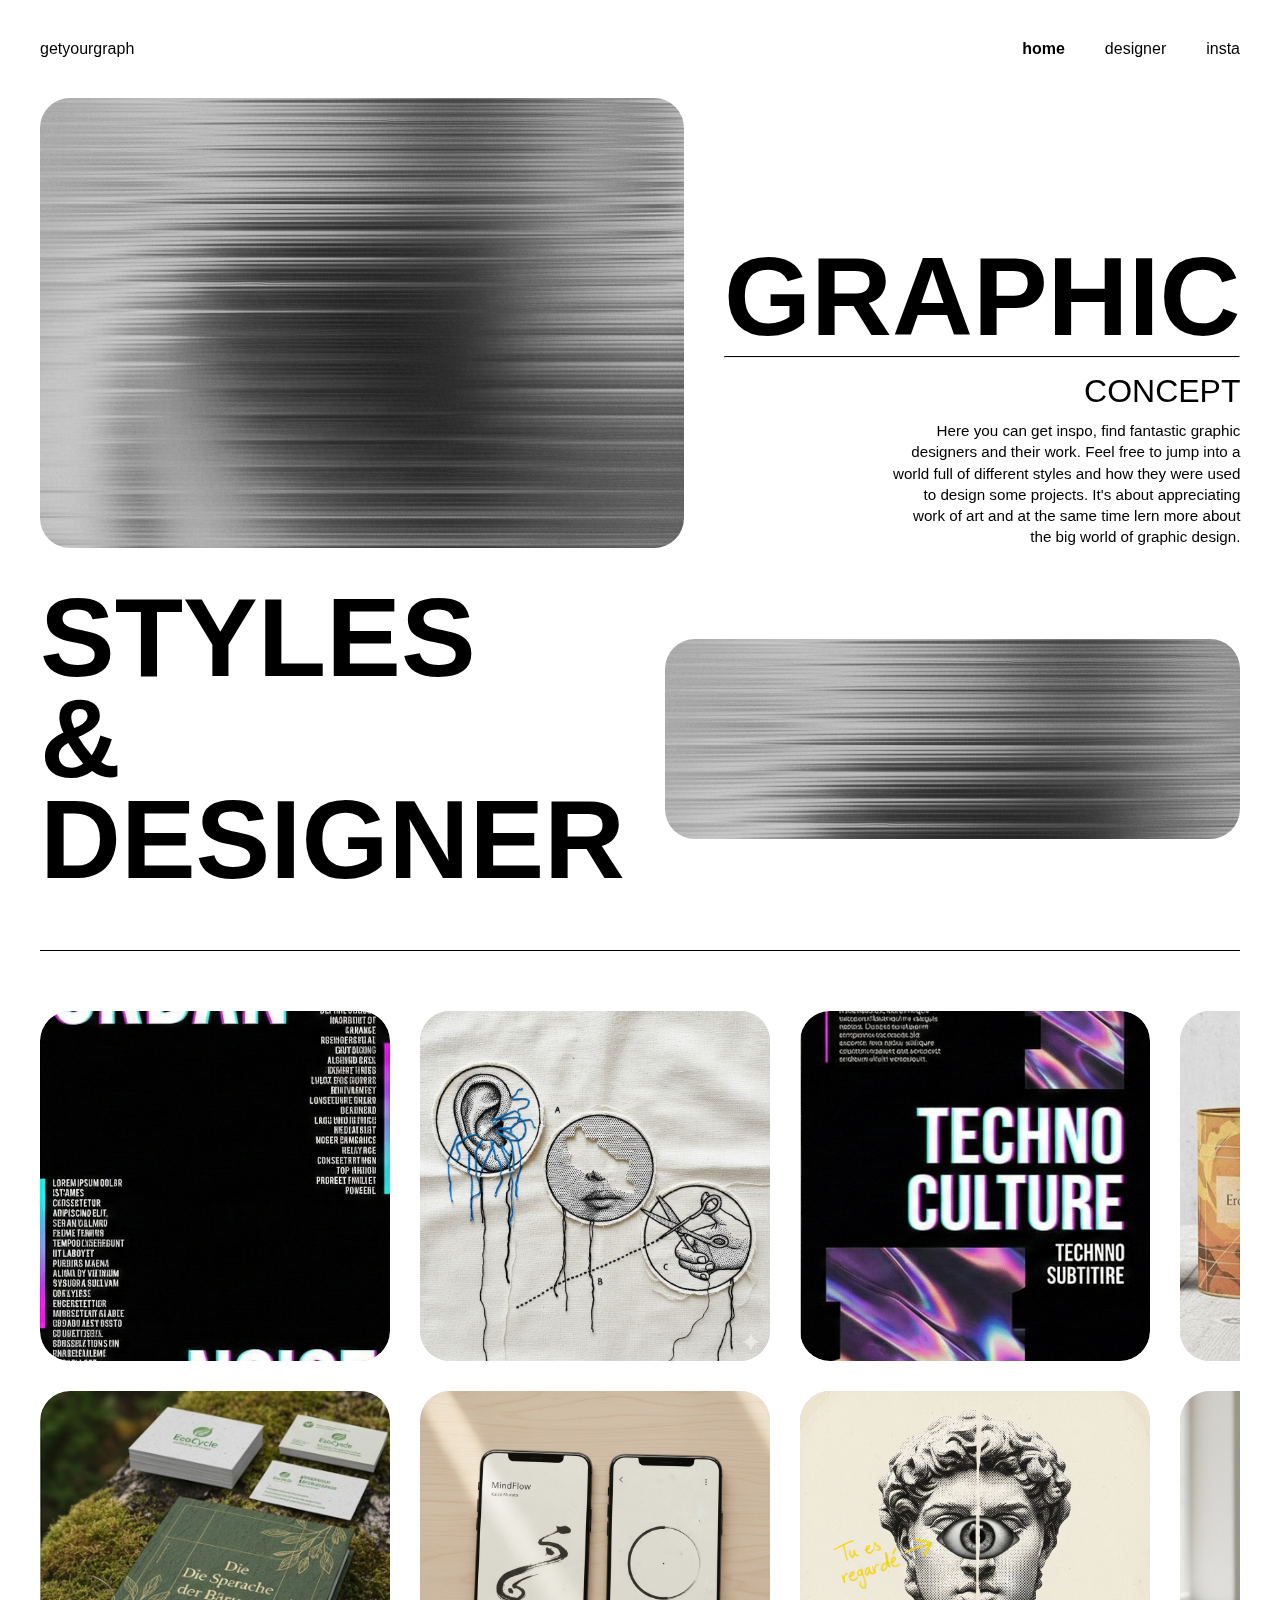
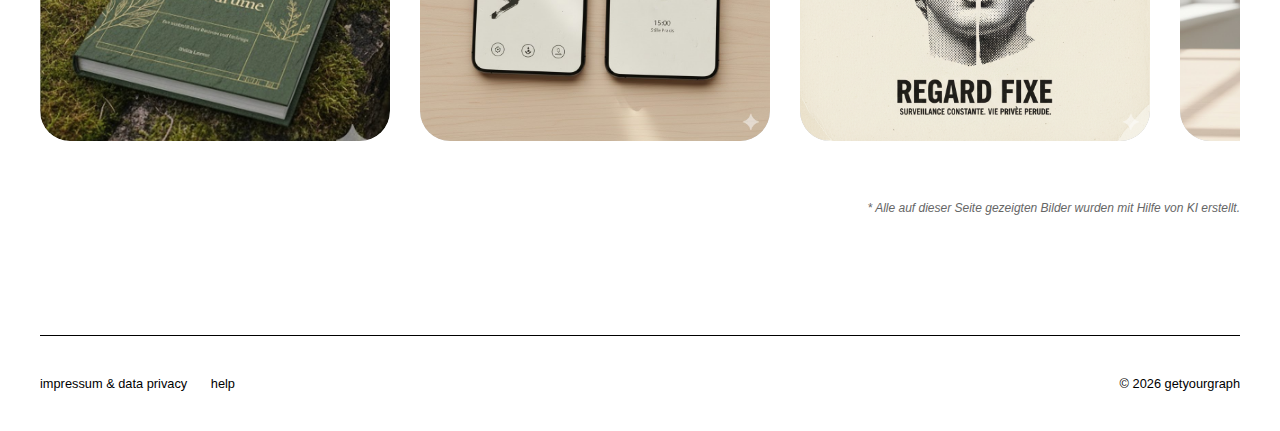
<file: index.html>
<!DOCTYPE html>
<html lang="en">
<head>
    <meta charset="UTF-8">
    <meta name="viewport" content="width=device-width, initial-scale=1.0">  <!-- content-einstellungen sind verantwortlich für anpassung an verschiedene Bildschirme/Devices-->
    <title>getyourgraph</title>

    <link rel="stylesheet" href="../Styling/getyourgraph.css">
</head>
<body>
    <nav class="navigationsleiste">
        <span class="logo">getyourgraph</span>  <!-- span ist ein inline-Element, bleibt in der gleichen zeile wie text daneben (im gegensatz zu div: erzwingt neue zeile)-->
        <ul>
            <li><a href="getyourgraph.html"><strong>home</strong></a></li>
            <li><a href="overview.html">designer</a></li>
    <li><a href="#">insta</a></li> <!-- # ist platzhalter für Link, sieht aus wie ein link allerdings gibt es keine information dahinter -->
        </ul> <!-- listenelement -->
    </nav>

    <main class="container">
        <header class="headline-part1">
            <div class="image-placeholder1 js-fade-in from-right" data-delay="0">
                <img src="../Assets/Bilder getyourgraph/Gemini_Generated_Image_afpngfafpngfafpn.jpg">
            </div>
            <div class="headline1">
                <h1 class="js-fade-in from-right" data-delay="0">GRAPHIC</h1>                 <!-- FADE IN ANIMATIONI -->
                <hr class="js-fade-in from-right" data-delay="500"> <!-- horizontale linie -->  <!-- FADE IN ANIMATIONI -->
                <div class="konzeptvorstellung js-fade-in from-right" data-delay="500">
                    <strong>CONCEPT</strong>
                    <p>Here you can get inspo, find fantastic graphic designers and their work.
                        Feel free to jump into a world full of different styles and how they were used to design some projects.
                        It's about appreciating work of art and at the same time lern more about the big world of 
                        graphic design.
                        </p>
                </div>
            </div>
        </header>

        <section class="headline-part2">
              <h2 class="js-fade-in from-left" data-delay="0"> STYLES <br> & DESIGNER</h2> <!-- FADE IN ANIMATIONI --> <!-- h2 als struktur für die website, headlines werden in css gleich gestylt-->
            <div class="image-placeholder2 js-fade-in from-left" data-delay="0">
                <img src="../Assets/Bilder getyourgraph/Gemini_Generated_Image_afpngfafpngfafpn.jpg">
            </div>   <!-- FADE IN ANIMATIONI -->
        </section>

        <hr class="divider" style="margin: 40px 0; border-top: 1px solid black;">
        <section class="project-gallery">
            <div class="project-scroll" id="projectScroll">
                <a href="projectpageDigitalPulse.html">
                    <div class="project-card">
                        <img src="../Assets/Bilder getyourgraph/Clara Sullivan/Projektserie 1/Proj1.1.png"><span>PROJECTNAME 1</span>
                    </div>
                </a>
                <div class="project-card">
                    <img src="../Assets/Bilder getyourgraph/Sofia Lorenz/Lorenz02.png"><span>PROJECTNAME 2</span>
                </div>
                <div class="project-card">
                    <img src="../Assets/Bilder getyourgraph/Julien Moreau/Projetc/P3.png"><span>PROJECTNAME 3</span>
                </div>
                <div class="project-card">
                    <img src="../Assets/Bilder getyourgraph/Kaizo Murata/Proj3Murata.jpg"><span>PROJECTNAME 4</span>
                </div>
                <div class="project-card">
                    <img src="../Assets/Bilder getyourgraph/Clara Sullivan/Projektserie 2/Proj2.4.png"><span>PROJECTNAME 5</span>
                </div>
                <div class="project-card">
                    <img src="../Assets/Bilder getyourgraph/Julien Moreau/Projetc/P4.png"><span>PROJECTNAME 6</span>
                </div>
                <div class="project-card">
                    <img src="../Assets/Bilder getyourgraph/Sofia Lorenz/Lorenz03.png"><span>PROJECTNAME 7</span>
                </div>
                <div class="project-card">
                    <img src="../Assets/Bilder getyourgraph/Kaizo Murata/Proj1Murata.jpg"><span>PROJECTNAME 8</span>
                </div>
                <div class="project-card">
                    <img src="../Assets/Bilder getyourgraph/Julien Moreau/Projetc/P2-2.png"><span>PROJECTNAME 9</span>
                </div>
                <div class="project-card">
                    <img src="../Assets/Bilder getyourgraph/Clara Sullivan/Projektserie 3/Proj3.2.png"><span>PROJECTNAME 10</span>
                </div>
            </div>

            <!--Fußnoten Hinweis, um klarzustellen, dass alle Bilder generiert wurden-->
            <p class="global-ki-hinweis"> * Alle auf dieser Seite gezeigten Bilder wurden mit Hilfe von KI erstellt.</p>
            
        </section>
            
    </main>

   
    <footer class="site-footer">
        <div class="footer-links">
            <a href="imressum.html">Impressum & Data Privacy</a>
            <a href="help.html">Help</a>
        </div>
        <div class="footer-copyright">
            © 2026 getyourgraph
        </div>
    </footer>


    <script src="../Logik/getyourgraph.js"></script> 
</body>
</html>
</file>
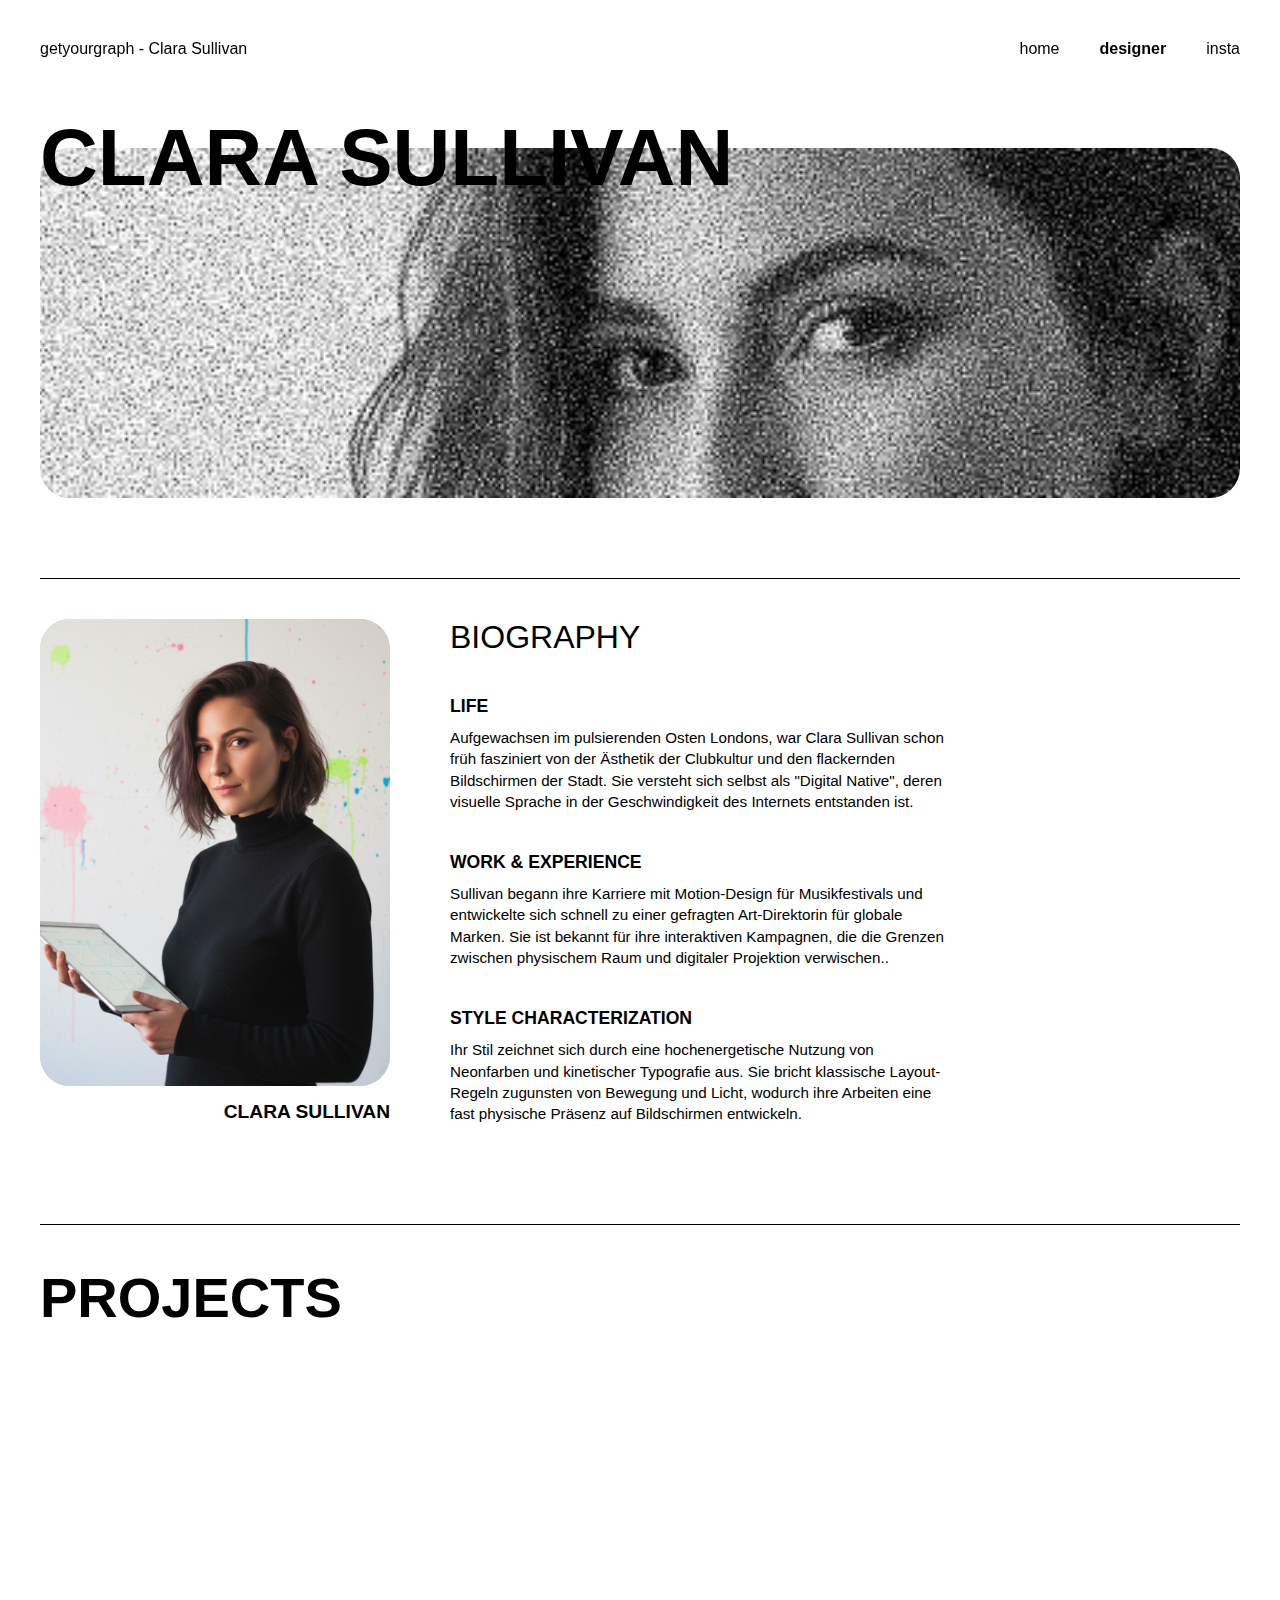
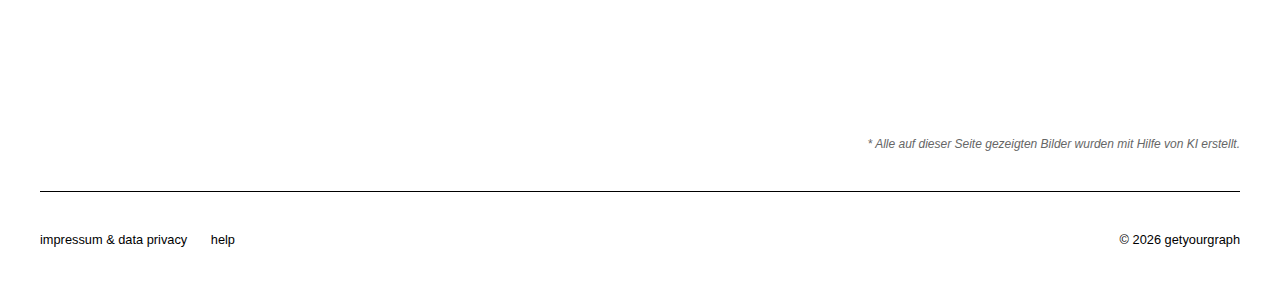
<file: designerpageClara.html>
<!DOCTYPE html>
<html lang="de">
<head>
    <meta charset="UTF-8">
    <meta name="viewport" content="width=device-width, initial-scale=1.0">
    <title>getyourgraph</title>

    <link rel="stylesheet" href="../Styling/designerpage.css">
    <link href="https://unpkg.com/aos@2.3.2/dist/aos.css" rel="stylesheet">
</head>
<body>
    <nav class="navigationsleiste">
        <div class="logo">getyourgraph - Clara Sullivan</div>
        <div class="nav-unterseiten">
            <a href="getyourgraph.html">home</a>
            <a href= "overview.html"><strong>designer</strong></a>
            <a href="#">insta</a> 
        </div>
    </nav>

    <header class="designer-header">
        <h1>CLARA SULLIVAN</h1>
        <div class="banner-image">    
            
            <img src="../Assets/Bilder getyourgraph/Clara Sullivan/Clara Sullivan Portrait-2.jpg" alt="Portrait Augen">
        </div> 
    </header>

    <hr class="trennlinie">

    <section class="biography">
        <div class="bio-left">
            <div class="designerportrait-placeholder">
                <img src="../Assets/Bilder getyourgraph/Clara Sullivan/Clara Sullivan Portrait.png" alt="Portrait volle Größe">
            </div>
            <h3 class="designerportrait-caption">CLARA SULLIVAN</h3>
        </div>

        <div class="bio-right">
            <h2>BIOGRAPHY</h2>

            <div class="bio-block">
                <h3>LIFE</h3>
                <p>Aufgewachsen im pulsierenden Osten Londons, war Clara Sullivan schon früh fasziniert von der Ästhetik der Clubkultur und den flackernden Bildschirmen der Stadt. Sie versteht sich selbst als "Digital Native", deren visuelle Sprache in der Geschwindigkeit des Internets entstanden ist.</p>
            </div>

            <div class="bio-block">
                <h3>WORK & EXPERIENCE</h3>
                <p>Sullivan begann ihre Karriere mit Motion-Design für Musikfestivals und entwickelte sich schnell zu einer gefragten Art-Direktorin für globale Marken. Sie ist bekannt für ihre interaktiven Kampagnen, die die Grenzen zwischen physischem Raum und digitaler Projektion verwischen..</p>
            </div>

            <div class="bio-block">
                <h3>STYLE CHARACTERIZATION</h3>
                <p> Ihr Stil zeichnet sich durch eine hochenergetische Nutzung von Neonfarben und kinetischer Typografie aus. Sie bricht klassische Layout-Regeln zugunsten von Bewegung und Licht, wodurch ihre Arbeiten eine fast physische Präsenz auf Bildschirmen entwickeln.</p>
            </div>
        </div>     
    </section>

    <hr class="trennlinie">

    <section class="projects-overview">
        <h2 class="section-title">PROJECTS</h2>

        <div class="projects-grid">
            <article class="project-card" onclick="openProject('Project 1')" data-aos="fade-up"> <!--die erste projektkachel soll sofort sichtbar sein, deshalb kein data-aos-delay, weil standardwert 0-->
                <a href="projectpageDigitalPulse.html">
                    <div class="project-image2">
                        <img src="../Assets/Bilder getyourgraph/Clara Sullivan/Projektserie 1/Proj1.4.png">
                    </div>
                    <p class="project-title">DIGITAL PULSE</p>  
                </a>
            </article> <!-- <article>-Element wird verwendet, weil jeder Projekteintrag einen in sich geschlossenen, eigenständigen Inhalt darstellt.-->

            <article class="project-card" onclick="openProject('Project 2')" data-aos="fade-up" data-aos-delay="100">
                <div class="project-image3">
                    <img src="../Assets/Bilder getyourgraph/Clara Sullivan/Projektserie 2/Proj2.3.png">
                </div>
                <p class="project-title">CYBER</p>
            </article> 

            <article class="project-card" onclick="openProject('Projekt 3')" data-aos="fade-up" data-aos-delay="200">
                <div class="project-image">
                    <img src="../Assets/Bilder getyourgraph/Clara Sullivan/Projektserie 3/Proj3.3.png">
                </div>
                <p class="project-title">DREAMING</p>
            </article>
        </div>

        <!--Fußnoten Hinweis, um klarzustellen, dass alle Bilder generiert wurden-->
            <p class="global-ki-hinweis"> * Alle auf dieser Seite gezeigten Bilder wurden mit Hilfe von KI erstellt.</p>

    </section>

   
     <footer class="site-footer">
        <div class="footer-links">
            <a href="impressum.html">Impressum & Data Privacy</a>
            <a href="help.html">Help</a>
        </div>
        <div class="footer-copyright">
            © 2026 getyourgraph
        </div>
    </footer>

    <script src="https://unpkg.com/aos@2.3.1/dist/aos.js"></script>

    <script src="../Logik/designerpage.js"></script>
    
</body>
</html>
</file>
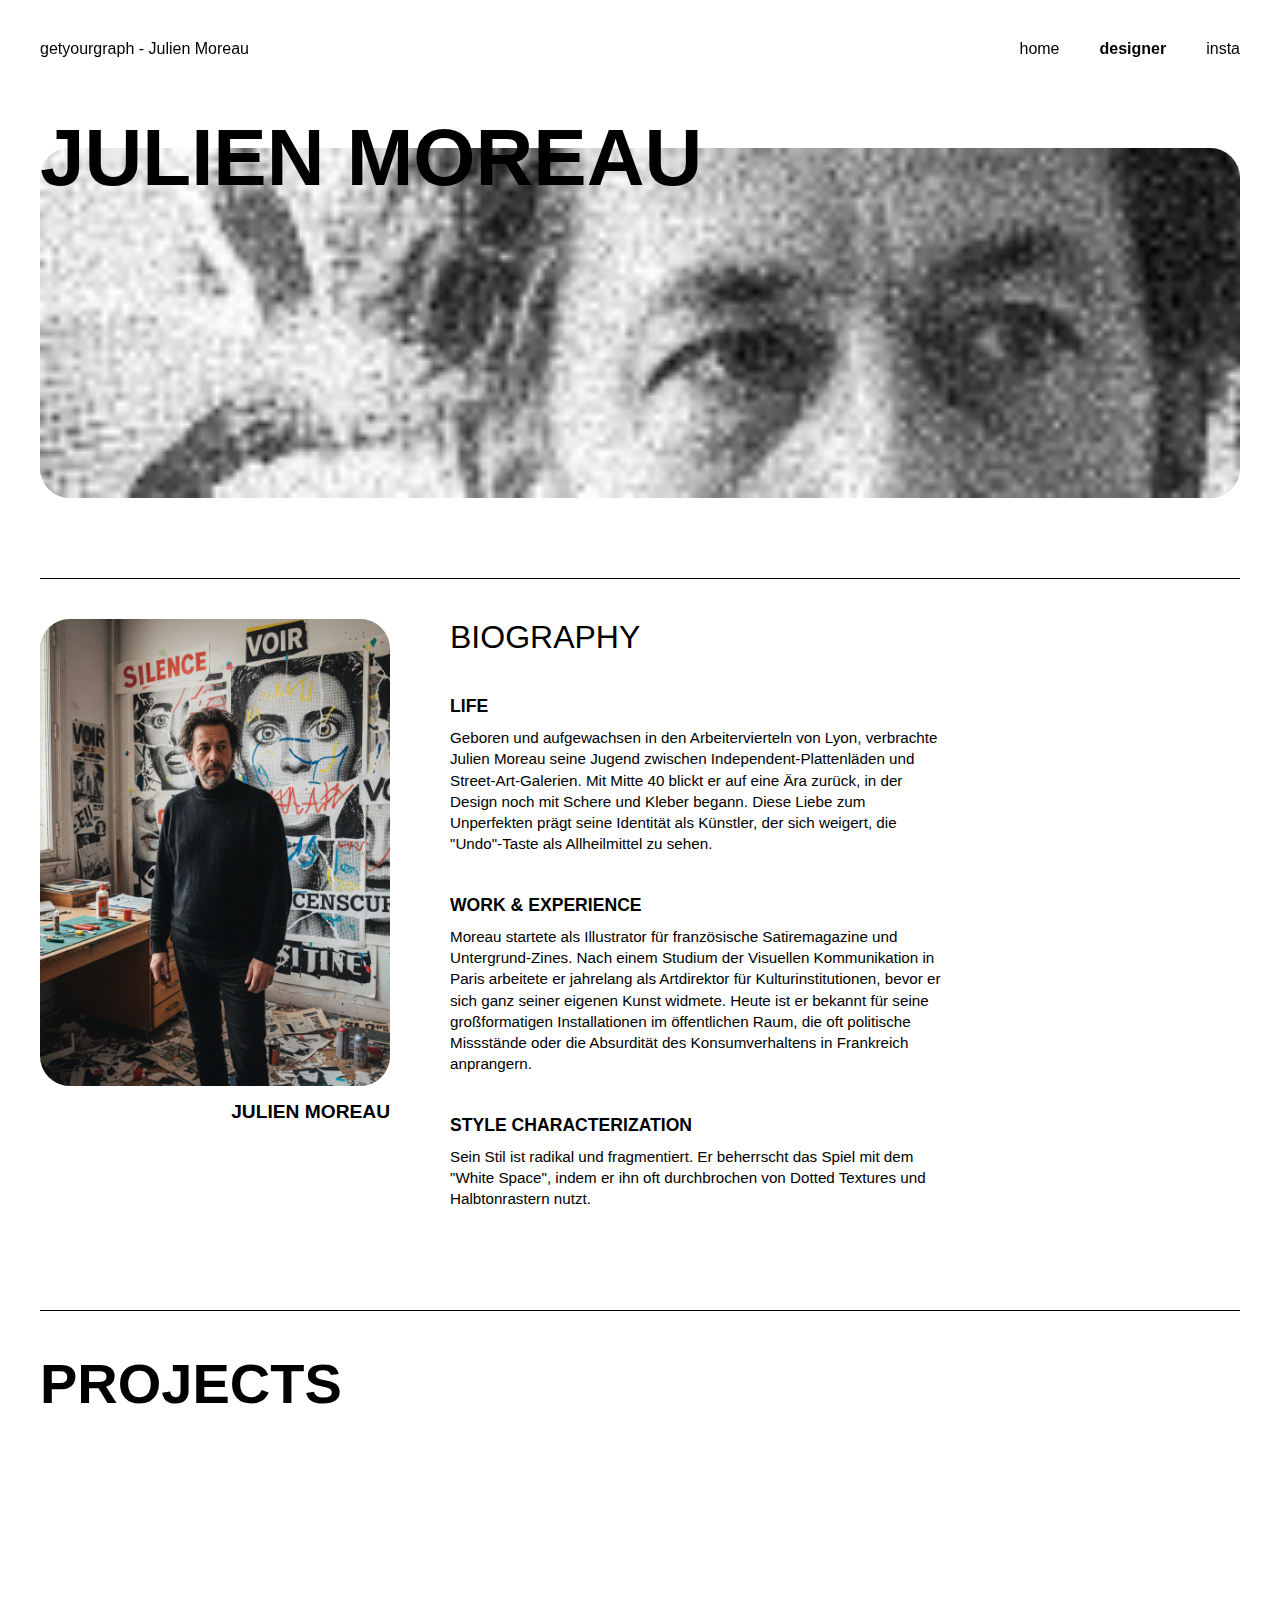
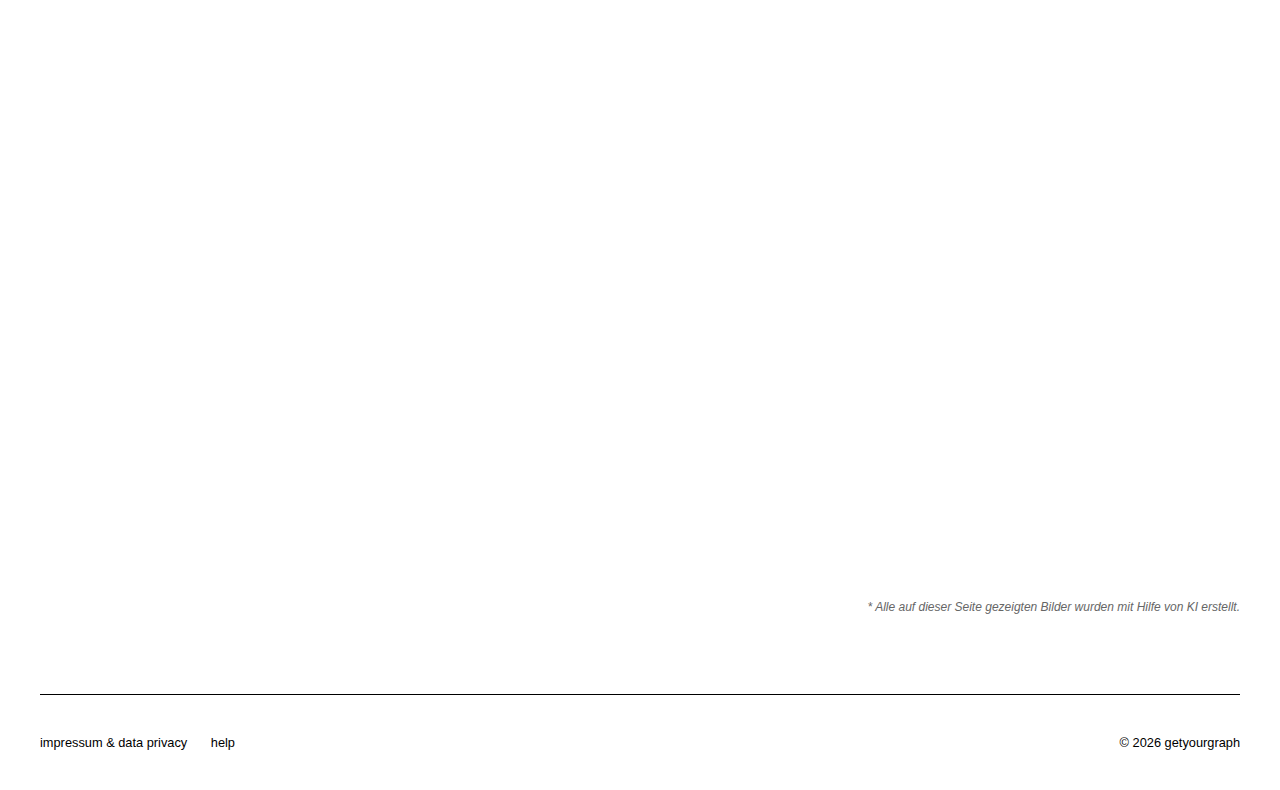
<file: designerpageMoreau.html>
<!DOCTYPE html>
<html lang="de">
<head>
    <meta charset="UTF-8">
    <meta name="viewport" content="width=device-width, initial-scale=1.0">
    <title>getyourgraph</title>

    <link rel="stylesheet" href="../Styling/designerpageSofia.css">
    <link href="https://unpkg.com/aos@2.3.2/dist/aos.css" rel="stylesheet">
</head>
<body>
    <nav class="navigationsleiste">
        <div class="logo">getyourgraph - Julien Moreau</div>
        <div class="nav-unterseiten">
            <a href="getyourgraph.html">home</a>
            <a href= "overview.html"><strong>designer</strong></a>
            <a href="#">insta</a> 
        </div>
    </nav>

    <header class="designer-header">
        <h1>JULIEN MOREAU</h1>
        <div class="banner-image">    
            
            <img src="../Assets/Bilder getyourgraph/Julien Moreau/Julien Moreau Portrait-3.jpg" alt="Portrait Augen">
        </div> 
    </header>

    <hr class="trennlinie">

    <section class="biography">
        <div class="bio-left">
            <div class="designerportrait-placeholder">
                <img src="../Assets/Bilder getyourgraph/Julien Moreau/Julien Moreau Portrait.png" alt="Portrait volle Größe">
            </div>
            <h3 class="designerportrait-caption">JULIEN MOREAU</h3>
        </div>

        <div class="bio-right">
            <h2>BIOGRAPHY</h2>

            <div class="bio-block">
                <h3>LIFE</h3>
                <p>Geboren und aufgewachsen in den Arbeitervierteln von Lyon, verbrachte Julien Moreau seine Jugend zwischen Independent-Plattenläden und Street-Art-Galerien. Mit Mitte 40 blickt er auf eine Ära zurück, in der Design noch mit Schere und Kleber begann. Diese Liebe zum Unperfekten prägt seine Identität als Künstler, der sich weigert, die "Undo"-Taste als Allheilmittel zu sehen.</p>
            </div>

            <div class="bio-block">
                <h3>WORK & EXPERIENCE</h3>
                <p>Moreau startete als Illustrator für französische Satiremagazine und Untergrund-Zines. Nach einem Studium der Visuellen Kommunikation in Paris arbeitete er jahrelang als Artdirektor für Kulturinstitutionen, bevor er sich ganz seiner eigenen Kunst widmete. Heute ist er bekannt für seine großformatigen Installationen im öffentlichen Raum, die oft politische Missstände oder die Absurdität des Konsumverhaltens in Frankreich anprangern.</p>
            </div>

            <div class="bio-block">
                <h3>STYLE CHARACTERIZATION</h3>
                <p>Sein Stil ist radikal und fragmentiert. Er beherrscht das Spiel mit dem "White Space", indem er ihn oft durchbrochen von Dotted Textures und Halbtonrastern nutzt.</p>
            </div>
        </div>     
    </section>

    <hr class="trennlinie">

    <section class="projects-overview">
        <h2 class="section-title">PROJECTS</h2>

        <div class="projects-grid">
            <article class="project-card" onclick="openProject('Project 1')" data-aos="fade-up"> <!--die erste projektkachel soll sofort sichtbar sein, deshalb kein data-aos-delay, weil standardwert 0-->
                <a href="projectpageConsommerLeVide.html">
                    <div class="project-image">
                        <img src="../Assets/Bilder getyourgraph/Julien Moreau/Projetc/P1.png">
                    </div>
                    <p class="project-title">CONSOMMER LE VIDE</p> 
                </a> 
            </article> <!-- <article>-Element wird verwendet, weil jeder Projekteintrag einen in sich geschlossenen, eigenständigen Inhalt darstellt.-->

            <article class="project-card" onclick="openProject('Project 2')" data-aos="fade-up" data-aos-delay="100">
                <div class="project-image">
                    <img src="../Assets/Bilder getyourgraph/Julien Moreau/Projetc/P2-2.png">
                </div>
                <p class="project-title">LA MATRICE MENTALE</p>
            </article> 

            <article class="project-card" onclick="openProject('Projekt 3')" data-aos="fade-up" data-aos-delay="200">
                <div class="project-image2">
                    <img src="../Assets/Bilder getyourgraph/Julien Moreau/Projetc/P3.png">
                </div>
                <p class="project-title">FRAGMENTS D'IDENTITE</p>
            </article>

            <article class="project-card" onclick="openProject('Projekt 3')" data-aos="fade-up" data-aos-delay="200">
                <div class="project-image">
                    <img src="../Assets/Bilder getyourgraph/Julien Moreau/Projetc/P5-2.png">
                </div>
                <p class="project-title">L'ECHO DU SILENCE</p>
            </article>

            <article class="project-card" onclick="openProject('Projekt 3')" data-aos="fade-up" data-aos-delay="200">
                <div class="project-image">
                    <img src="../Assets/Bilder getyourgraph/Julien Moreau/Projetc/P4.png">
                </div>
                <p class="project-title">REGARD FIXE</p>
            </article>
        </div>
        <!--Fußnoten Hinweis, um klarzustellen, dass alle Bilder generiert wurden-->
            <p class="global-ki-hinweis"> * Alle auf dieser Seite gezeigten Bilder wurden mit Hilfe von KI erstellt.</p>

    </section>

  
     <footer class="site-footer">
        <div class="footer-links">
            <a href="impressum.html">Impressum & Data Privacy</a>
            <a href="help.html">Help</a>
        </div>
        <div class="footer-copyright">
            © 2026 getyourgraph
        </div>
    </footer>

    <script src="https://unpkg.com/aos@2.3.1/dist/aos.js"></script>

    <script src="../Logik/designerpage.js"></script>
    
</body>
</html>
</file>
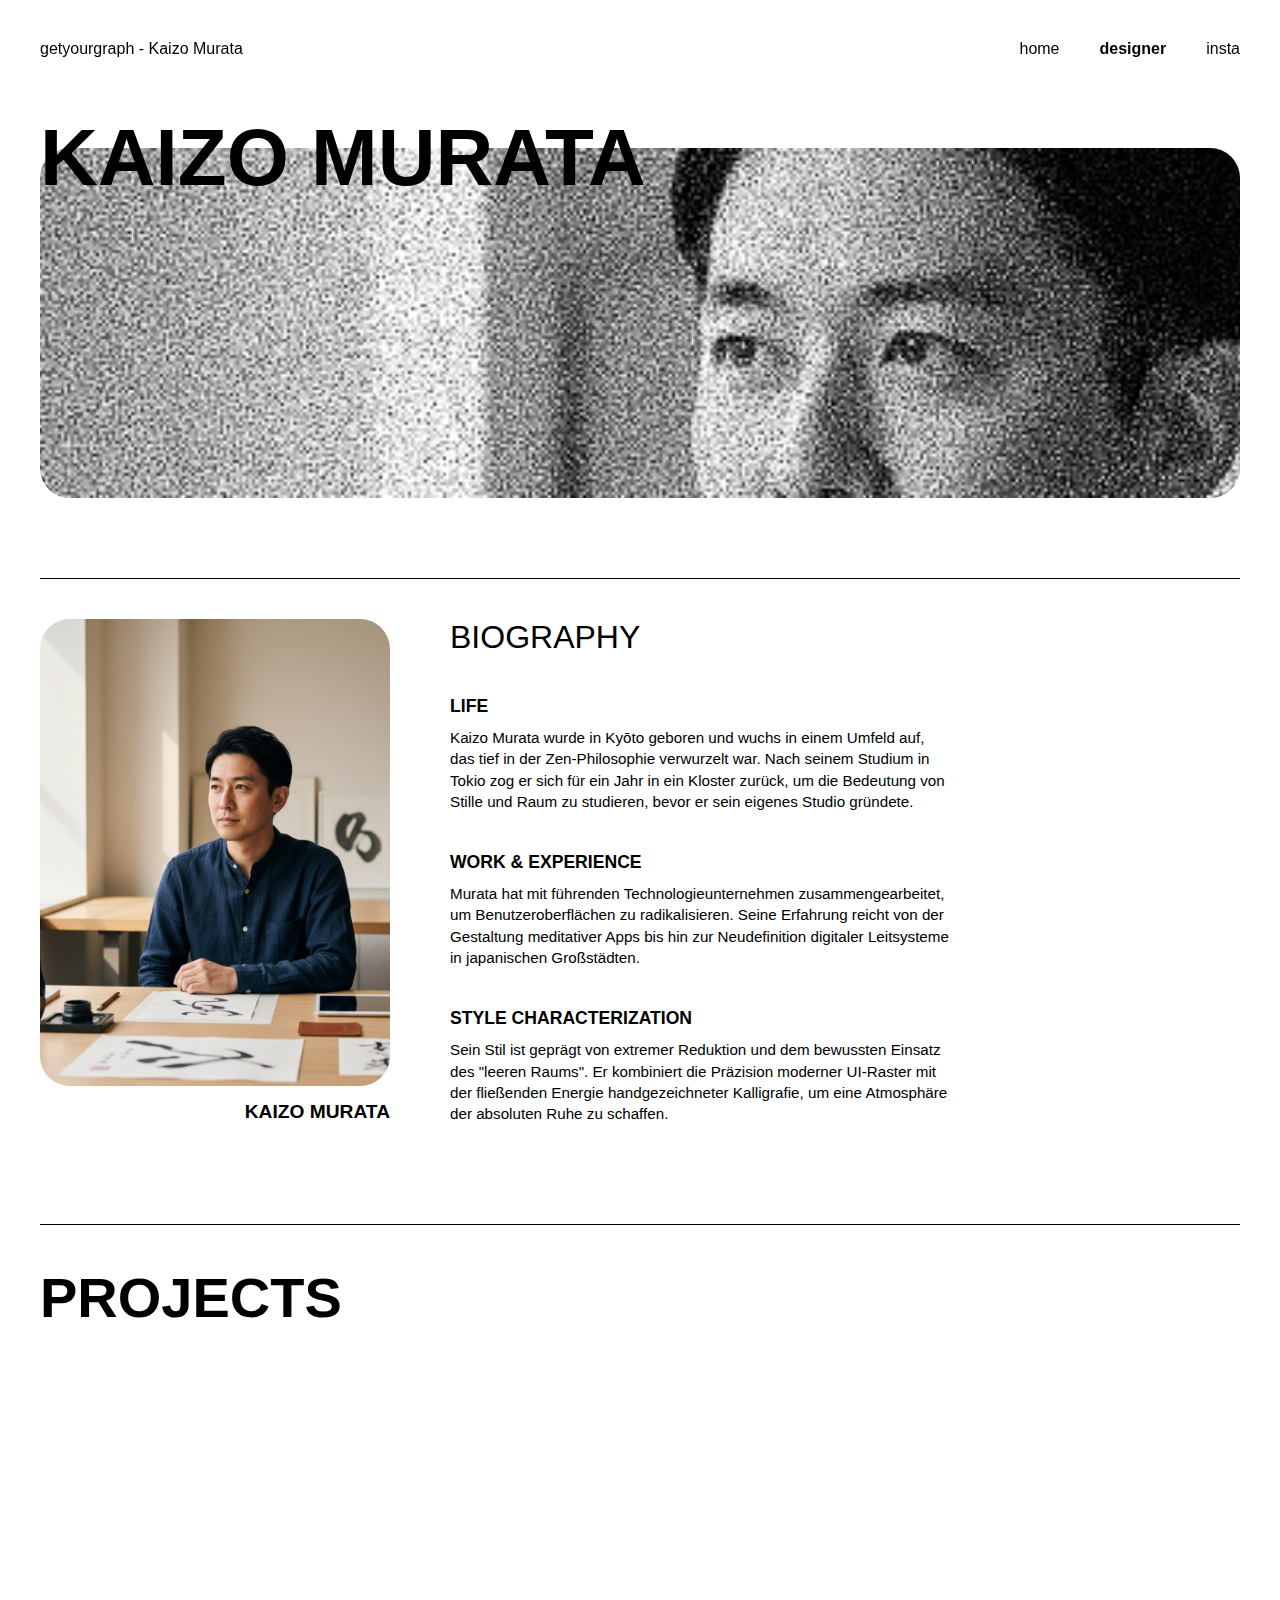
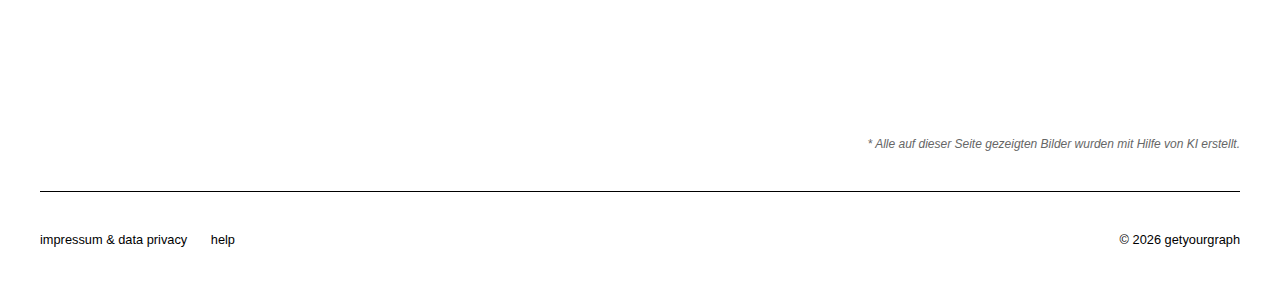
<file: designerpageMurata.html>
<!DOCTYPE html>
<html lang="de">
<head>
    <meta charset="UTF-8">
    <meta name="viewport" content="width=device-width, initial-scale=1.0">
    <title>getyourgraph</title>

    <link rel="stylesheet" href="../Styling/designerpage.css">
    <link href="https://unpkg.com/aos@2.3.2/dist/aos.css" rel="stylesheet">
</head>
<body>
    <nav class="navigationsleiste">
        <div class="logo">getyourgraph - Kaizo Murata</div>
        <div class="nav-unterseiten">
            <a href="getyourgraph.html">home</a>
            <a href= "overview.html"><strong>designer</strong></a>
            <a href="#">insta</a> 
        </div>
    </nav>

    <header class="designer-header">
        <h1>KAIZO MURATA</h1>
        <div class="banner-image">    
            
            <img src="../Assets/Bilder getyourgraph/Kaizo Murata/PortraitMurataSW-2.jpg" alt="Portrait Augen">
        </div> 
    </header>

    <hr class="trennlinie">

    <section class="biography">
        <div class="bio-left">
            <div class="designerportrait-placeholder">
                <img src="../Assets/Bilder getyourgraph/Kaizo Murata/PortraitMurata.jpg" alt="Portrait volle Größe">
            </div>
            <h3 class="designerportrait-caption">KAIZO MURATA</h3>
        </div>

        <div class="bio-right">
            <h2>BIOGRAPHY</h2>

            <div class="bio-block">
                <h3>LIFE</h3>
                <p>Kaizo Murata wurde in Kyōto geboren und wuchs in einem Umfeld auf, das tief in der Zen-Philosophie verwurzelt war. Nach seinem Studium in Tokio zog er sich für ein Jahr in ein Kloster zurück, um die Bedeutung von Stille und Raum zu studieren, bevor er sein eigenes Studio gründete.</p>
            </div>

            <div class="bio-block">
                <h3>WORK & EXPERIENCE</h3>
                <p>Murata hat mit führenden Technologieunternehmen zusammengearbeitet, um Benutzeroberflächen zu radikalisieren. Seine Erfahrung reicht von der Gestaltung meditativer Apps bis hin zur Neudefinition digitaler Leitsysteme in japanischen Großstädten.</p>
            </div>

            <div class="bio-block">
                <h3>STYLE CHARACTERIZATION</h3>
                <p>Sein Stil ist geprägt von extremer Reduktion und dem bewussten Einsatz des "leeren Raums". Er kombiniert die Präzision moderner UI-Raster mit der fließenden Energie handgezeichneter Kalligrafie, um eine Atmosphäre der absoluten Ruhe zu schaffen.</p>
            </div>
        </div>     
    </section>

    <hr class="trennlinie">

    <section class="projects-overview">
        <h2 class="section-title">PROJECTS</h2>

        <div class="projects-grid">
            <article class="project-card" onclick="openProject('Project 1')" data-aos="fade-up"> <!--die erste projektkachel soll sofort sichtbar sein, deshalb kein data-aos-delay, weil standardwert 0-->
                <div class="project-image">
                    <img src="../Assets/Bilder getyourgraph/Kaizo Murata/Proj1Murata.jpg">
                </div>
                <p class="project-title">STILLNESS IN TOKIO</p> 
            </article> <!-- <article>-Element wird verwendet, weil jeder Projekteintrag einen in sich geschlossenen, eigenständigen Inhalt darstellt.-->

            <article class="project-card" onclick="openProject('Project 2')" data-aos="fade-up" data-aos-delay="100">
                <a href="projectpageUrbanEchoes.html" class="card-link">
                    <div class="project-image">
                        <img src="../Assets/Bilder getyourgraph/Kaizo Murata/Proj2Murata.jpg">
                    </div>
                    <p class="project-title">URBAN ECHOES</p>
                </a>
            </article> 

            <article class="project-card" onclick="openProject('Projekt 3')" data-aos="fade-up" data-aos-delay="200">
                <div class="project-image2">
                    <img src="../Assets/Bilder getyourgraph/Kaizo Murata/Proj3Murata.jpg">
                </div>
                <p class="project-title">MA INTERFACES</p>
            </article>
        </div>

        <!--Fußnoten Hinweis, um klarzustellen, dass alle Bilder generiert wurden-->
            <p class="global-ki-hinweis"> * Alle auf dieser Seite gezeigten Bilder wurden mit Hilfe von KI erstellt.</p>

    </section>


     <footer class="site-footer">
        <div class="footer-links">
            <a href="impressum.html">Impressum & Data Privacy</a>
            <a href="help.html">Help</a>
        </div>
        <div class="footer-copyright">
            © 2026 getyourgraph
        </div>
    </footer>

    <script src="https://unpkg.com/aos@2.3.1/dist/aos.js"></script>

    <script src="../Logik/designerpage.js"></script>
    
</body>
</html>
</file>
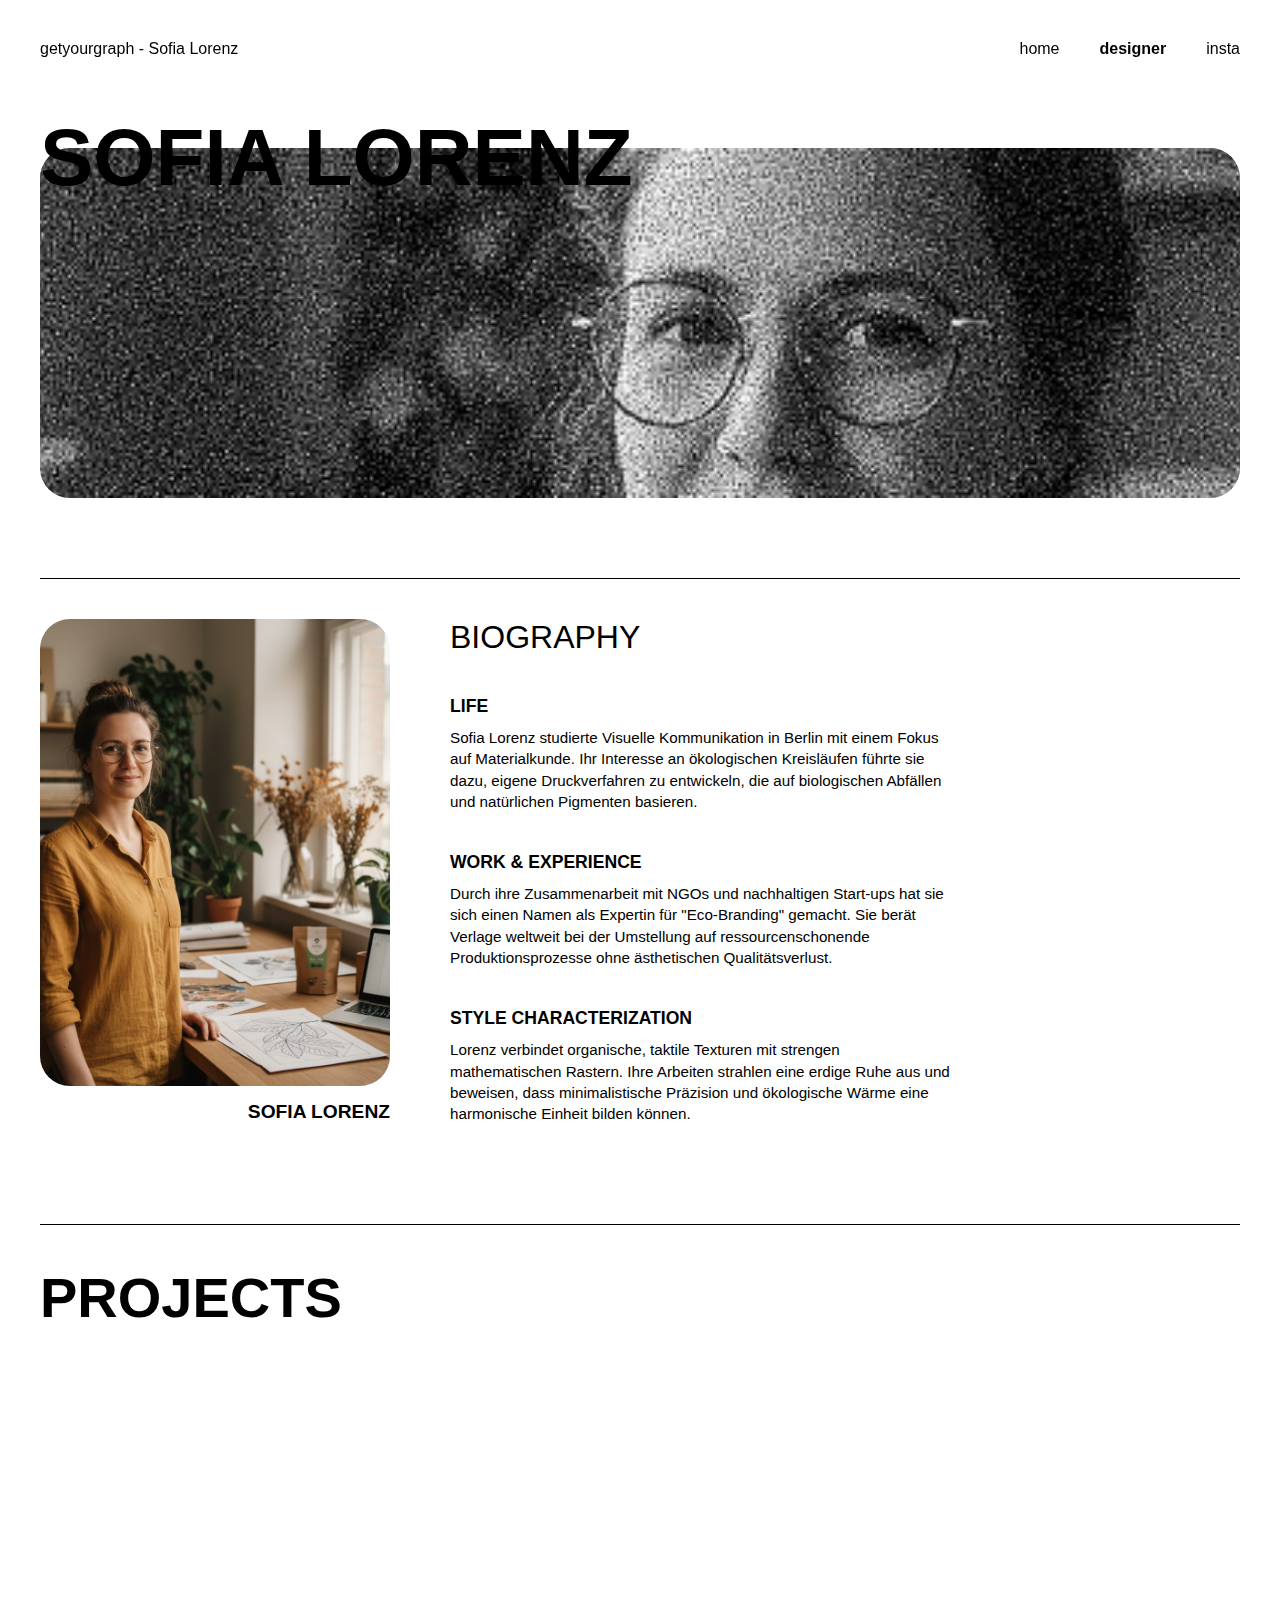
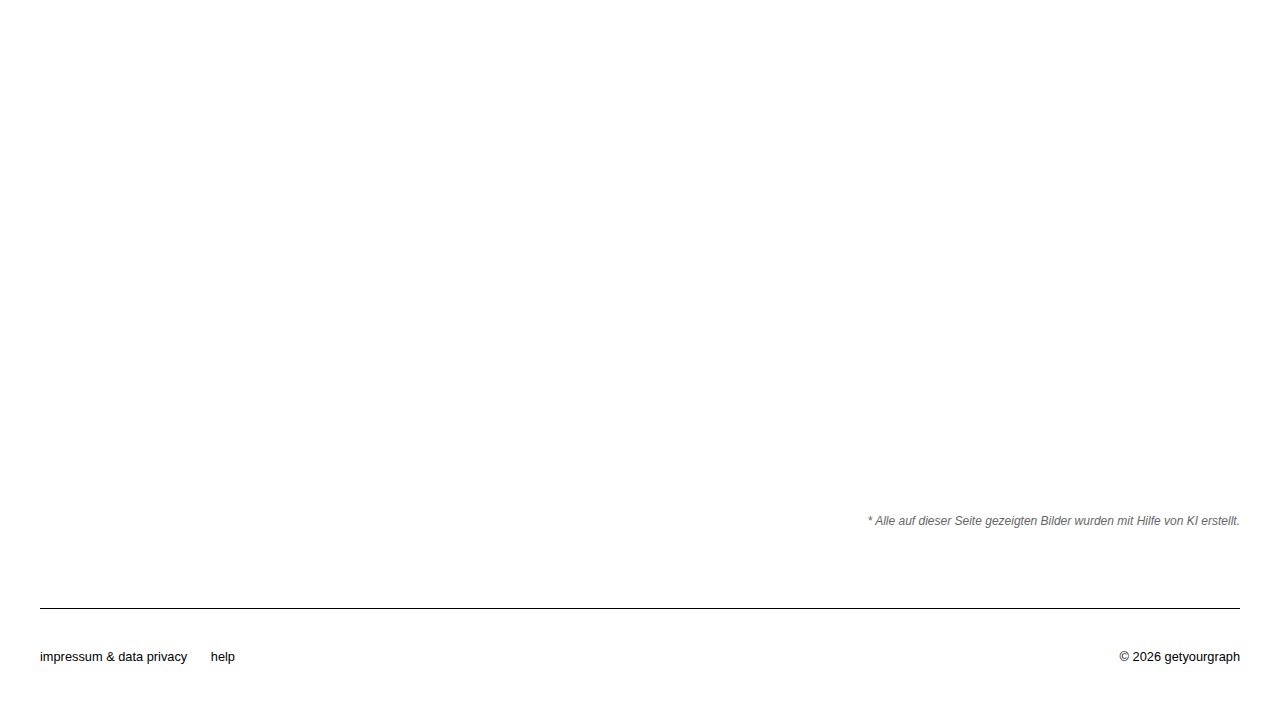
<file: designerpageSofia.html>
<!DOCTYPE html>
<html lang="de">
<head>
    <meta charset="UTF-8">
    <meta name="viewport" content="width=device-width, initial-scale=1.0">
    <title>getyourgraph</title>

    <link rel="stylesheet" href="../Styling/designerpageSofia.css">
    <link href="https://unpkg.com/aos@2.3.2/dist/aos.css" rel="stylesheet">
</head>
<body>
    <nav class="navigationsleiste">
        <div class="logo">getyourgraph - Sofia Lorenz</div>
        <div class="nav-unterseiten">
            <a href="getyourgraph.html">home</a>
            <a href= "overview.html"><strong>designer</strong></a>
            <a href="#">insta</a> 
        </div>
    </nav>

    <header class="designer-header">
        <h1>SOFIA LORENZ</h1>
        <div class="banner-image">    
           
            <img src="../Assets/Bilder getyourgraph/Sofia Lorenz/PortraitSofia-2-3.jpg" alt="Portrait Augen">
        </div> 
    </header>

    <hr class="trennlinie">

    <section class="biography">
        <div class="bio-left">
            <div class="designerportrait-placeholder">
                <img src="../Assets/Bilder getyourgraph/Sofia Lorenz/PortraitSofia.jpg" alt="Portrait volle Größe">
            </div>
            <h3 class="designerportrait-caption">SOFIA LORENZ</h3>
        </div>

        <div class="bio-right">
            <h2>BIOGRAPHY</h2>

            <div class="bio-block">
                <h3>LIFE</h3>
                <p>Sofia Lorenz studierte Visuelle Kommunikation in Berlin mit einem Fokus auf Materialkunde. Ihr Interesse an ökologischen Kreisläufen führte sie dazu, eigene Druckverfahren zu entwickeln, die auf biologischen Abfällen und natürlichen Pigmenten basieren.</p>
            </div>

            <div class="bio-block">
                <h3>WORK & EXPERIENCE</h3>
                <p>Durch ihre Zusammenarbeit mit NGOs und nachhaltigen Start-ups hat sie sich einen Namen als Expertin für "Eco-Branding" gemacht. Sie berät Verlage weltweit bei der Umstellung auf ressourcenschonende Produktionsprozesse ohne ästhetischen Qualitätsverlust.</p>
            </div>

            <div class="bio-block">
                <h3>STYLE CHARACTERIZATION</h3>
                <p>Lorenz verbindet organische, taktile Texturen mit strengen mathematischen Rastern. Ihre Arbeiten strahlen eine erdige Ruhe aus und beweisen, dass minimalistische Präzision und ökologische Wärme eine harmonische Einheit bilden können.</p>
            </div>
        </div>     
    </section>

    <hr class="trennlinie">

    <section class="projects-overview">
        <h2 class="section-title">PROJECTS</h2>

        <div class="projects-grid">
            <article class="project-card" onclick="openProject('Project 1')" data-aos="fade-up"> <!--die erste projektkachel soll sofort sichtbar sein, deshalb kein data-aos-delay, weil standardwert 0-->
                <a href="projectpageUrbanCities.html">
                    <div class="project-image">
                        <img src="../Assets/Bilder getyourgraph/Sofia Lorenz/Lorenz01.jpg">
                    </div>
                    <p class="project-title">URBAN CITIES</p> 
                </a> 
            </article> <!-- <article>-Element wird verwendet, weil jeder Projekteintrag einen in sich geschlossenen, eigenständigen Inhalt darstellt.-->

            <article class="project-card" onclick="openProject('Project 2')" data-aos="fade-up" data-aos-delay="100">
                <div class="project-image">
                    <img src="../Assets/Bilder getyourgraph/Sofia Lorenz/Lorenz02.png">
                </div>
                <p class="project-title">ECHO CYCLE</p>
            </article> 

            <article class="project-card" onclick="openProject('Projekt 3')" data-aos="fade-up" data-aos-delay="200">
                <div class="project-image2">
                    <img src="../Assets/Bilder getyourgraph/Sofia Lorenz/Lorenz03.png">
                </div>
                <p class="project-title">NATURE BRANDING</p>
            </article>

            <article class="project-card" onclick="openProject('Projekt 3')" data-aos="fade-up" data-aos-delay="200">
                <div class="project-image2">
                    <img src="../Assets/Bilder getyourgraph/Sofia Lorenz/Lorenz04.jpg">
                </div>
                <p class="project-title">WOODS ILLUSTRATION</p>
            </article>
        </div>

        <!--Fußnoten Hinweis, um klarzustellen, dass alle Bilder generiert wurden-->
            <p class="global-ki-hinweis"> * Alle auf dieser Seite gezeigten Bilder wurden mit Hilfe von KI erstellt.</p>

    </section>

     <footer class="site-footer">
        <div class="footer-links">
            <a href="impressum.html">Impressum & Data Privacy</a>
            <a href="help.html">Help</a>
        </div>
        <div class="footer-copyright">
            © 2026 getyourgraph
        </div>
    </footer>

    <script src="https://unpkg.com/aos@2.3.1/dist/aos.js"></script>

    <script src="../Logik/designerpage.js"></script>
    
</body>
</html>
</file>
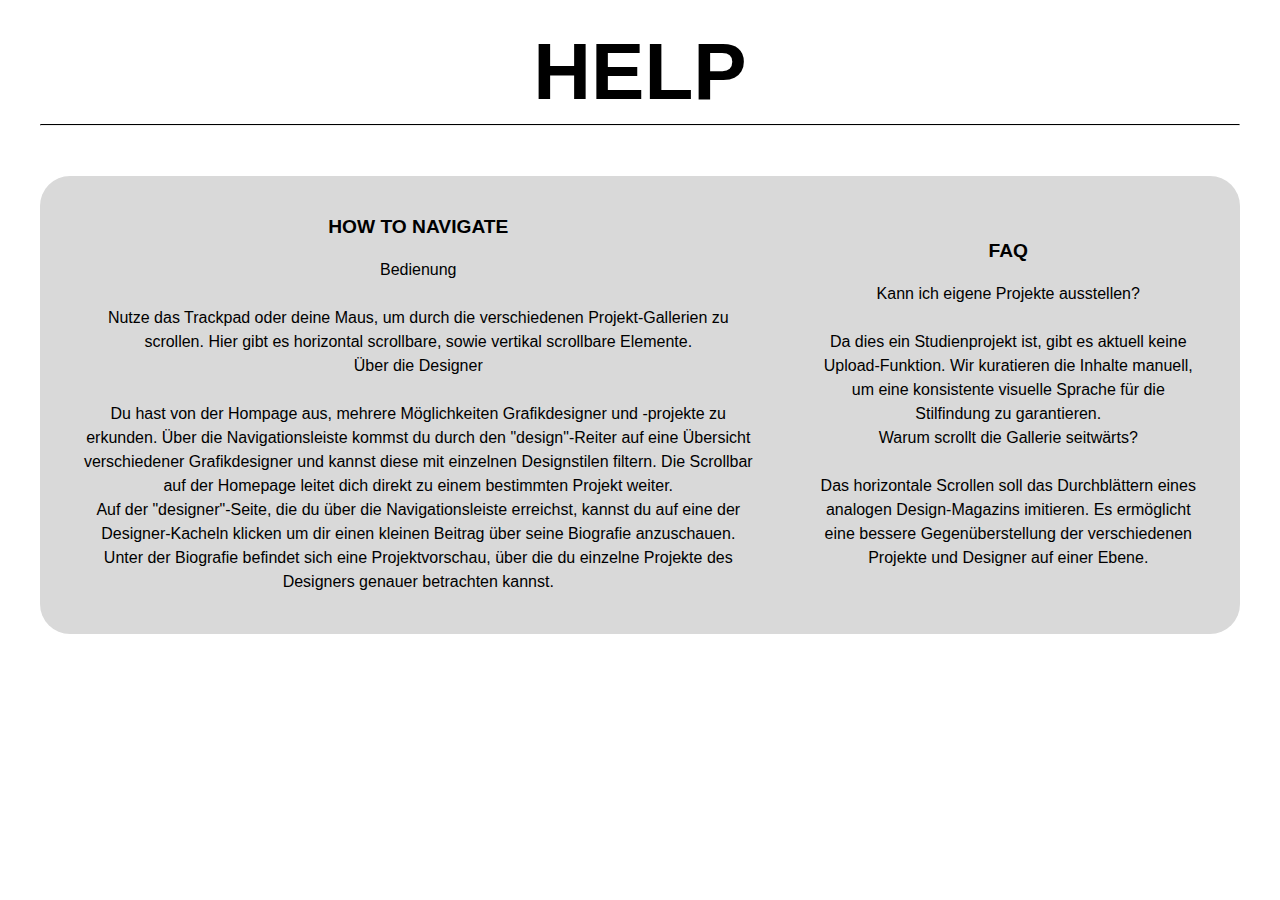
<file: help.html>
<!DOCTYPE html>
<html lang="en">
<head>
    <meta charset="UTF-8">
    <meta name="viewport" content="width=device-width, initial-scale=1.0">
    <title>getyourgraph</title>

    <link rel="stylesheet" href="../Styling/impressum.css">
</head>
<body>
    <main class="help">
        <header class="upper">
            <h1>HELP</h1>
            <hr> <!-- horizontale Linie -->
        </header>
        <section class="legal-content">
            <div class="content">
                <h3>HOW TO NAVIGATE</h3>
                <p><strong>Bedienung</strong><br>
                Nutze das Trackpad oder deine Maus, um durch die verschiedenen Projekt-Gallerien zu scrollen. Hier gibt es horizontal scrollbare, sowie vertikal scrollbare Elemente.</p>
                <p><strong>Über die Designer</strong><br>
                Du hast von der Hompage aus, mehrere Möglichkeiten Grafikdesigner und -projekte zu erkunden. Über die Navigationsleiste kommst du durch den "design"-Reiter auf eine Übersicht verschiedener Grafikdesigner und kannst diese mit einzelnen Designstilen filtern. Die Scrollbar auf der Homepage leitet dich direkt zu einem bestimmten Projekt weiter.<br>
                Auf der "designer"-Seite, die du über die Navigationsleiste erreichst, kannst du auf eine der Designer-Kacheln klicken um dir einen kleinen Beitrag über seine Biografie anzuschauen. Unter der Biografie befindet sich eine Projektvorschau, über die du einzelne Projekte des Designers genauer betrachten kannst.</p>
            </div>
            <div class="content">
                <h3>FAQ</h3>
                <p><strong>Kann ich eigene Projekte ausstellen?</strong><br>
                Da dies ein Studienprojekt ist, gibt es aktuell keine Upload-Funktion. Wir kuratieren die Inhalte manuell, um eine konsistente visuelle Sprache für die Stilfindung zu garantieren.</p>
                <p><strong>Warum scrollt die Gallerie seitwärts?</strong><br>
                Das horizontale Scrollen soll das Durchblättern eines analogen Design-Magazins imitieren. Es ermöglicht eine bessere Gegenüberstellung der verschiedenen Projekte und Designer auf einer Ebene.</p>
            </div>
        </section>
    </main>
    
</body>
</html>
</file>
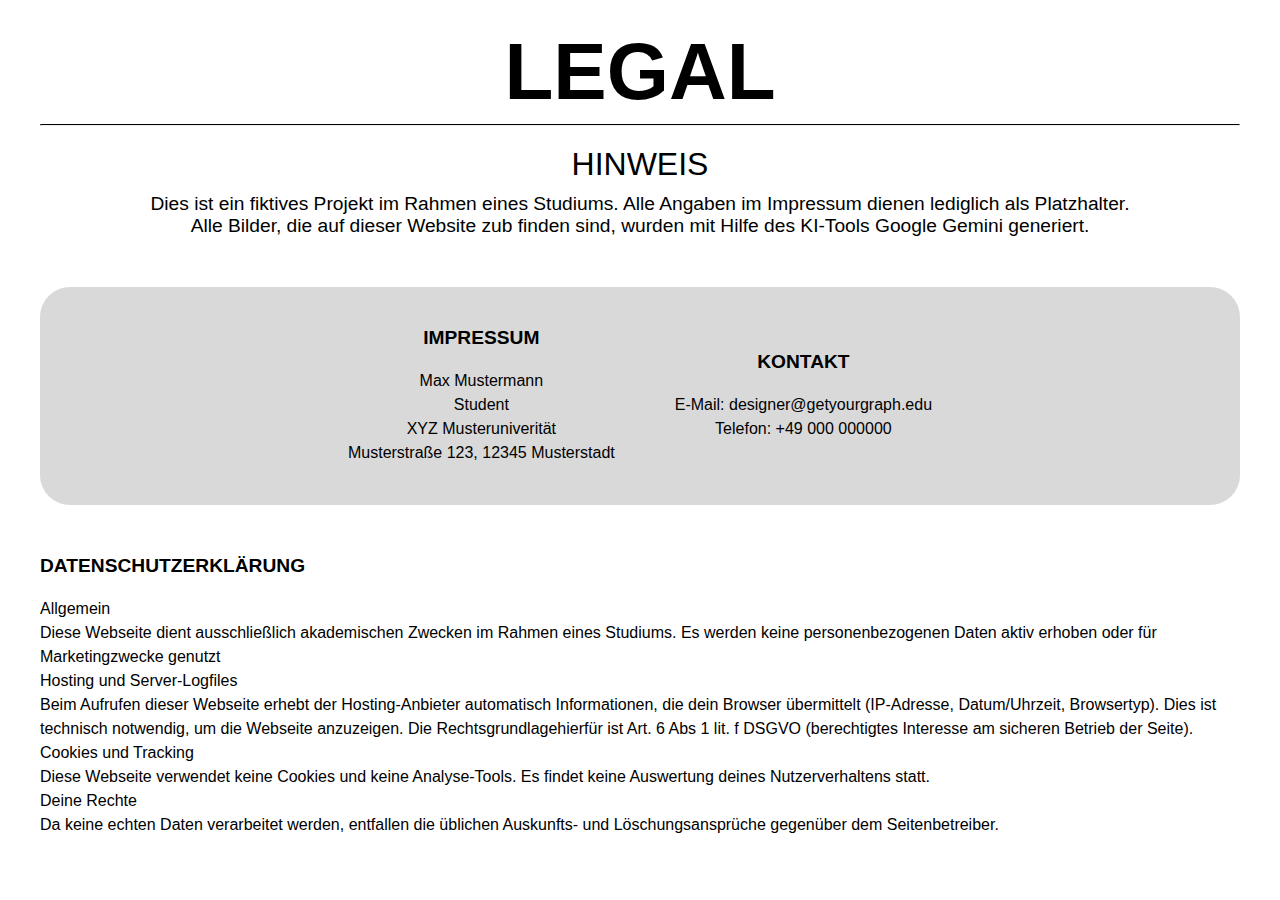
<file: impressum.html>
<!DOCTYPE html>
<html lang="en">
<head>
    <meta charset="UTF-8">
    <meta name="viewport" content="width=device-width, initial-scale=1.0">
    <title>getyourgraph</title>

    <link rel="stylesheet" href="../Styling/impressum.css">
</head>
<body>
    <main class="impressum">
        <header class="upper">
            <h1>LEGAL</h1>
            <hr> <!-- horizontale Linie -->
            <div class="hinweis">
                <strong>HINWEIS</strong>
                <p>Dies ist ein fiktives Projekt im Rahmen eines Studiums. Alle Angaben im Impressum dienen lediglich als Platzhalter. <br>
                Alle Bilder, die auf dieser Website zub finden sind, wurden mit Hilfe des KI-Tools Google Gemini generiert. </p>
            </div>
        </header>
        <section class="legal-content">
            <div class="content">
                <h3>IMPRESSUM</h3>
                <p>Max Mustermann <br>
                Student <br>
                XYZ Musteruniverität<br>
                Musterstraße 123, 12345 Musterstadt</p>
            </div>
            <div class="content">
                <h3>KONTAKT</h3>
                <p>E-Mail: designer@getyourgraph.edu <br>
                Telefon: +49 000 000000</p>
            </div>
        </section>
        <section class="data">
                <h3>DATENSCHUTZERKLÄRUNG</h3>
                <p><strong>Allgemein</strong><br>
                Diese Webseite dient ausschließlich akademischen Zwecken im Rahmen eines Studiums. Es werden keine personenbezogenen Daten aktiv erhoben oder für Marketingzwecke genutzt</p>
                <p><strong>Hosting und Server-Logfiles</strong><br>
                Beim Aufrufen dieser Webseite erhebt der Hosting-Anbieter automatisch Informationen, die dein Browser übermittelt (IP-Adresse, Datum/Uhrzeit, Browsertyp). Dies ist technisch notwendig, um die Webseite anzuzeigen. Die Rechtsgrundlagehierfür ist Art. 6 Abs 1 lit. f DSGVO (berechtigtes Interesse am sicheren Betrieb der Seite).</p>
                <p><strong>Cookies und Tracking</strong><br>
                Diese Webseite verwendet keine Cookies und keine Analyse-Tools. Es findet keine Auswertung deines Nutzerverhaltens statt.</p>
                <p><strong>Deine Rechte</strong><br>
                Da keine echten Daten verarbeitet werden, entfallen die üblichen Auskunfts- und Löschungsansprüche gegenüber dem Seitenbetreiber.</p>
        </section>
     </main>
</body>
</html>
</file>
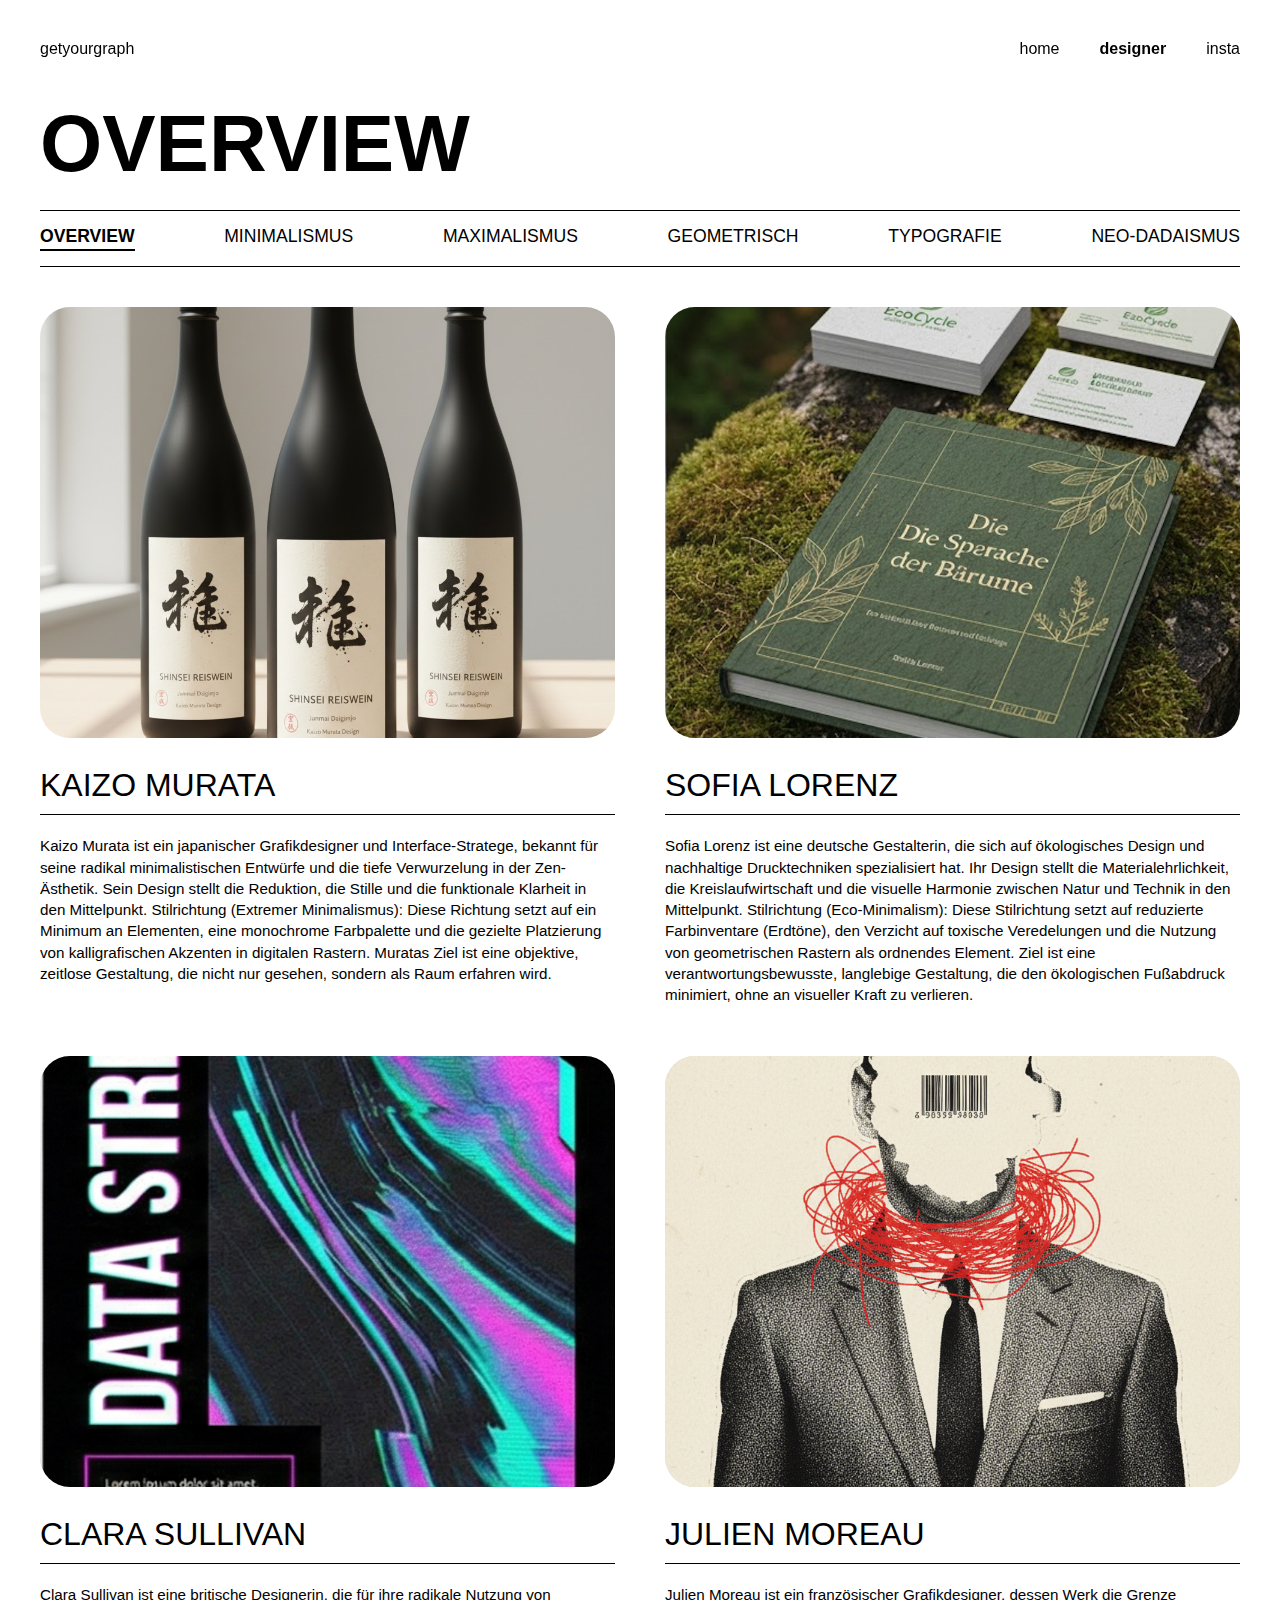
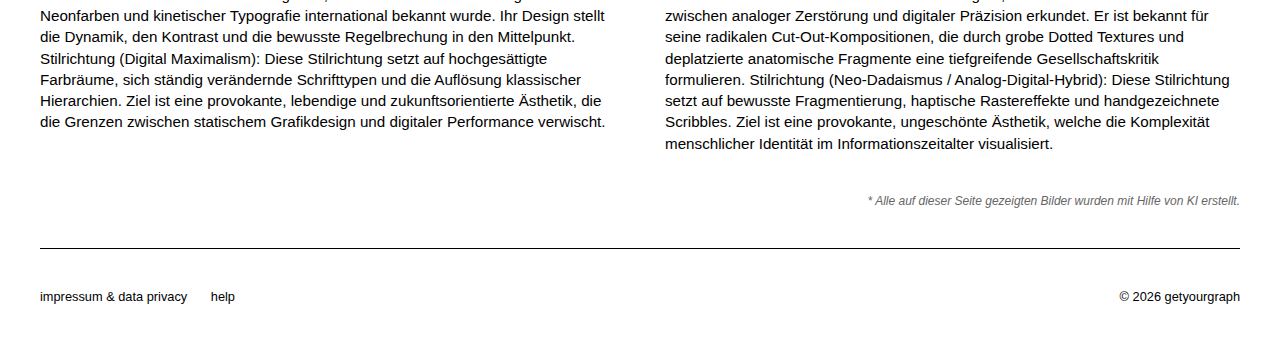
<file: overview.html>
<!DOCTYPE html>
<html lang="en">
<head>
    <meta charset="UTF-8">
    <meta name="viewport" content="width=device-width, initial-scale=1.0">
    <title>Overview | designer</title>
    <link rel="stylesheet" href="../Styling/overview.css">
     
</head>
<body>
    <nav class="navbar">
        <div class="logo">getyourgraph</div>
        <ul class="nav-links"> <!--Menüpunkte werden gruppiert: sorgt für saubere und strukturierte Liste der Navigationsleiste-->
            <li><a href="getyourgraph.html">home</a></li>
            <li><a href="overview.html"><strong>designer</strong></a></li> <!--# ist Platzhalter-->
            <li><a href="#">insta</a></li>
        </ul>
    </nav>

    <main class="container">
        <h1 class="page-title">OVERVIEW</h1> <!--Verknüpfung mit CSS, damit man Style ändern kann-->
        
        <div class="filter-bar"> <!--Filterbegriffe zwischen den beiden Linien einbauen-->
            
            <span class="active-filter">overview</span> <!--overview in der Filterbar ist fett, da man sich auf der Seite befindet-->
            <span><a href="#" style="text-decoration:none; color:inherit;" >minimalismus</a></span> 
            <span>maximalismus</span>
            <span>geometrisch</span>
            <span>typografie</span>
            <span>neo-dadaismus</span>
        </div>
        
        <!-- Section ist Strukturelement & initialisiert neuen Inhaltsbereich-->
        <section class ="designer-grid" id="designer-grid"> <!--ID für JS-Code-->

        </section>

        <!--Fußnoten Hinweis, um klarzustellen, dass alle Bilder generiert wurden-->
            <p class="global-ki-hinweis"> * Alle auf dieser Seite gezeigten Bilder wurden mit Hilfe von KI erstellt.</p>

    </main>

    <footer class="site-footer">
        <div class="footer-links">
            <a href="impressum.html">Impressum & Data Privacy</a>
            <a href="help.html">Help</a>
        </div>
        <div class="footer-copyright">
            © 2026 getyourgraph
        </div>
    </footer>

   <script src="../Logik/overview.js"></script>

</body>
</html>
</file>
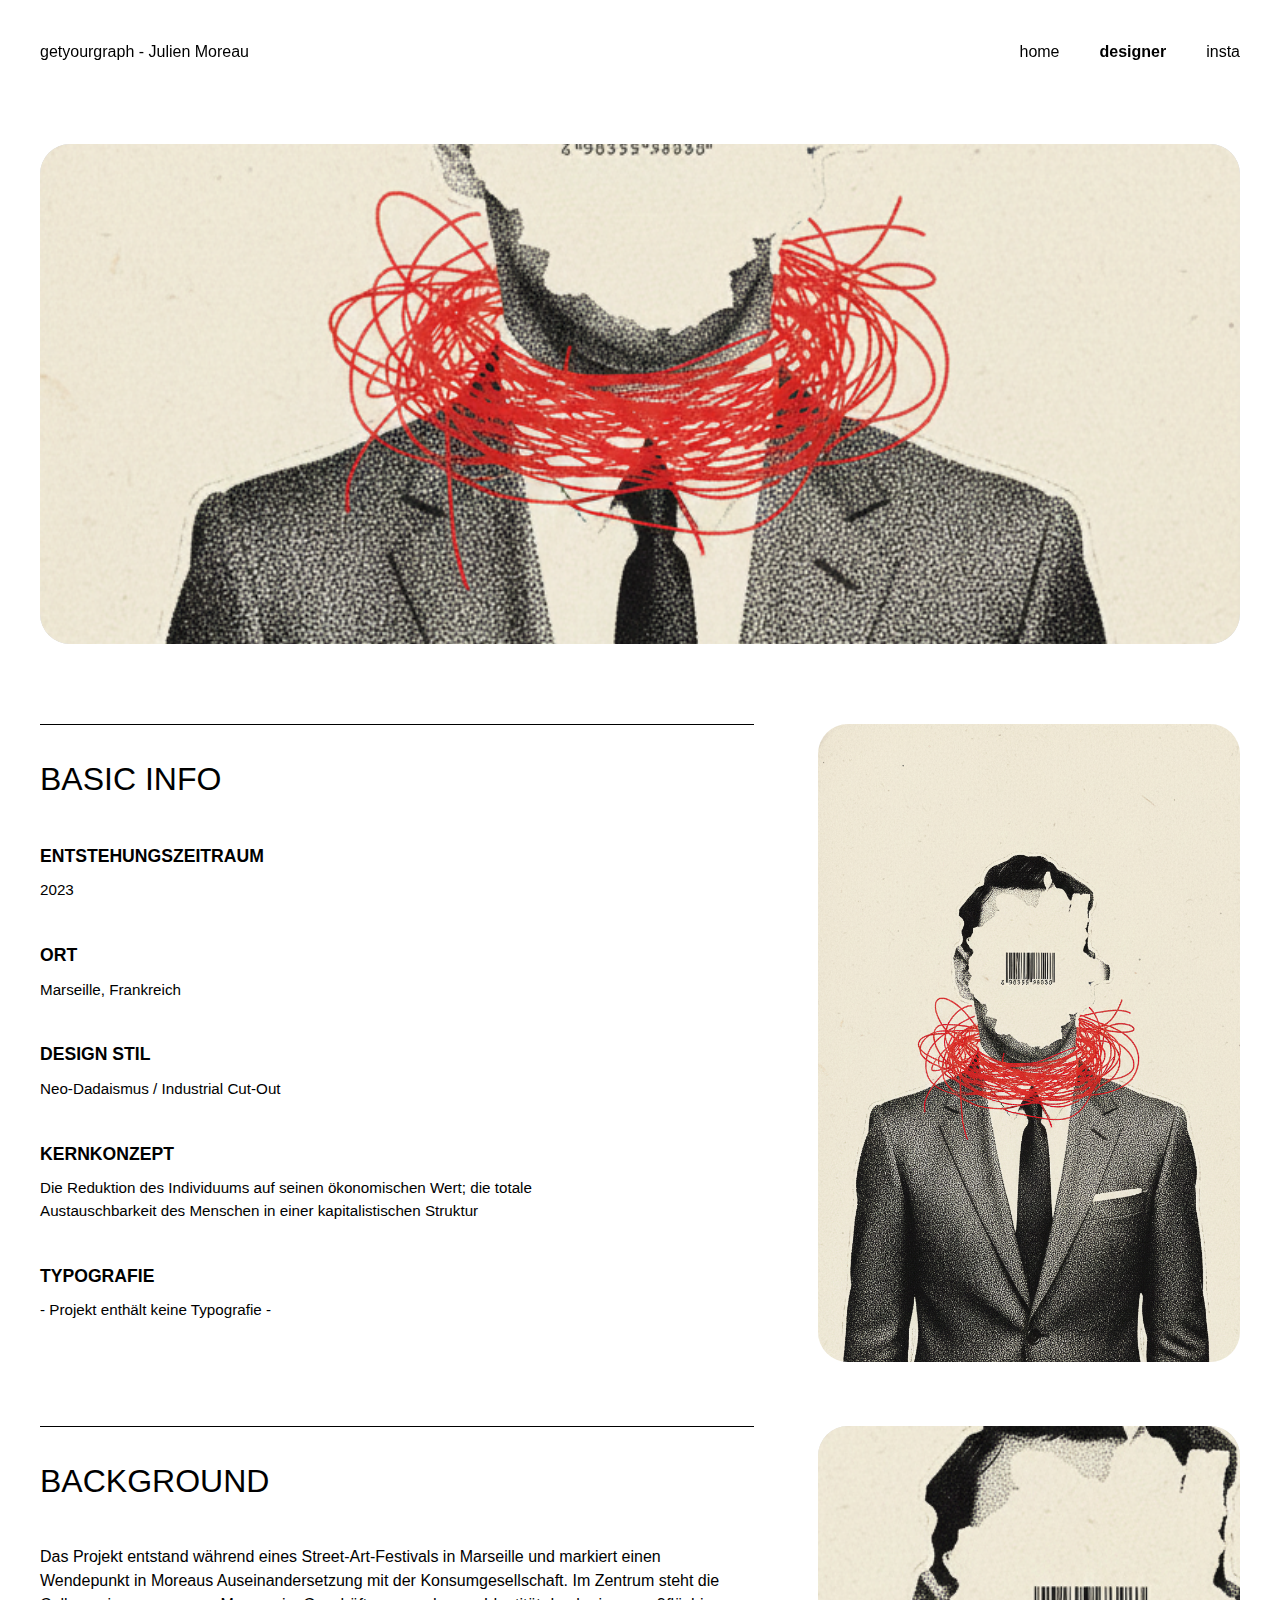
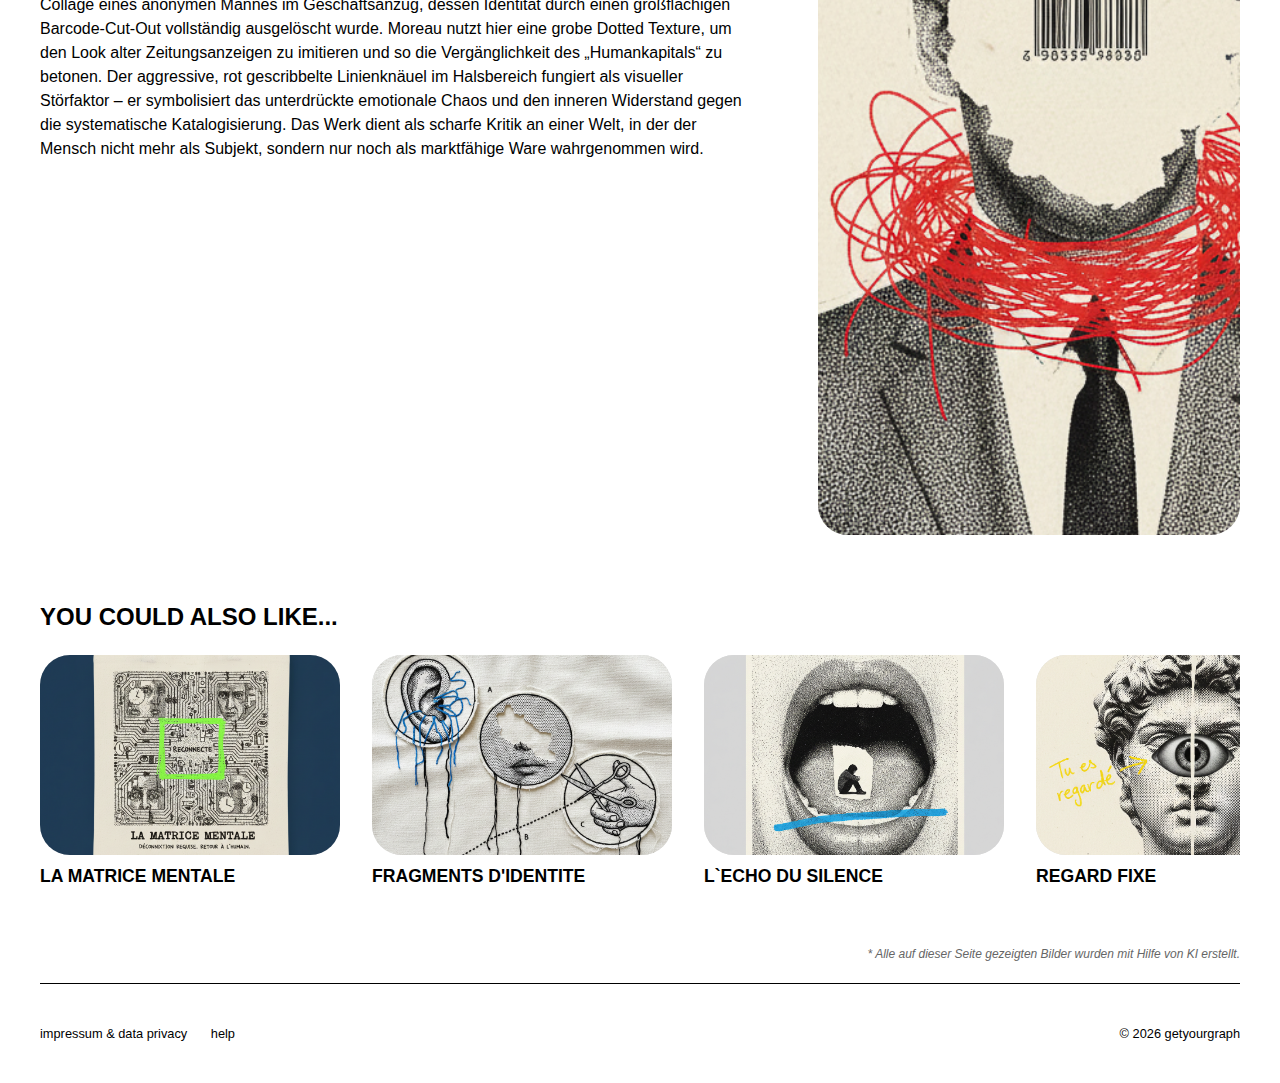
<file: projectpageConsommerLeVide.html>
<!DOCTYPE html>
<html lang="de">
<head>
    <meta charset="UTF-8">
    <meta name="viewport" content="width=device-width, initial-scale=1.0">
    <title>PROJECTNAME - Designer Portfolio</title>
    
    <link rel="stylesheet" href="../Styling/projectpage.css">
</head>
<body>

    <header class="site-header">
       <nav class="navigationsleiste">
            <div class="logo">getyourgraph - Julien Moreau</div>
            <div class="nav-unterseiten">
                <a href="getyourgraph.html">home</a>
                <a href= "overview.html"><strong>designer</strong></a>
                <a href="#">insta</a> 
            </div>
        </nav>
    </header>

    <main>
        
        <section class="project-hero">
            <h1 class="project-title"></h1>
            
            <div id="hero-slider" class="hero-image-container">
                <img src="../Assets/Bilder getyourgraph/Julien Moreau/Projetc/P1.png" alt="Projekt Hauptansicht" class="hero-img">
            </div>
        </section>

        <section class="project-content">
            
            <div class="content-row">
                <div class="text-column">
                    <hr class="separator"> 
                        <h2 class="section-label">BASIC INFO</h2>
                       
                        <div class="info-details">
                            <h3>ENTSTEHUNGSZEITRAUM</h3>
                            <p>2023</p>
                        </div>

                        <div class="info-details">
                            <h3>ORT</h3>
                            <p>Marseille, Frankreich</p>
                        </div>

                        <div class="info-details">
                            <h3>DESIGN STIL</h3>
                            <p>Neo-Dadaismus / Industrial Cut-Out</p>
                        </div>

                        <div class="info-details">
                            <h3>KERNKONZEPT</h3>
                            <p>Die Reduktion des Individuums auf seinen ökonomischen Wert; die totale Austauschbarkeit des Menschen in einer kapitalistischen Struktur</p>
                        </div>

                        <div class="info-details">
                            <h3>TYPOGRAFIE</h3>
                            <p>- Projekt enthält keine Typografie -</p>
                        </div>
                </div>
                 <div class="image-column">
                    <img src="../Assets/Bilder getyourgraph/Julien Moreau/P1.jpg" alt="Detailansicht" class="content-img">   
                </div>
            </div>


            <div class="content-row">
                <div class="text-column">
                    <hr class="separator">
                        <h2 class="section-label">BACKGROUND</h2>
                        <div class="description-text">
                            <p>
                            Das Projekt entstand während eines Street-Art-Festivals in Marseille und markiert einen Wendepunkt in 
                            Moreaus Auseinandersetzung mit der Konsumgesellschaft. Im Zentrum steht die Collage eines anonymen 
                            Mannes im Geschäftsanzug, dessen Identität durch einen großflächigen Barcode-Cut-Out vollständig ausgelöscht 
                            wurde. Moreau nutzt hier eine grobe Dotted Texture, um den Look alter Zeitungsanzeigen zu imitieren und so 
                            die Vergänglichkeit des „Humankapitals“ zu betonen. Der aggressive, rot gescribbelte Linienknäuel im Halsbereich 
                            fungiert als visueller Störfaktor – er symbolisiert das unterdrückte emotionale Chaos und den inneren Widerstand 
                            gegen die systematische Katalogisierung. Das Werk dient als scharfe Kritik an einer Welt, in der der Mensch 
                            nicht mehr als Subjekt, sondern nur noch als marktfähige Ware wahrgenommen wird.
                            </p>
                        </div>
                </div>
                <div class="image-column">
                    <img src="../Assets/Bilder getyourgraph/Julien Moreau/P1-2.jpg" alt="Detailansicht Textur" class="content-img">
                </div>
            </div>

        </section>

        <section class="related-projects">
            <h2 class="related-title">YOU COULD ALSO LIKE...</h2>
            
            <div class="scroll-wrapper">
                <div class="horizontal-scroll-container">
                    
                    <article class="project-card">
                        <a href="project.html">
                            <img src="../Assets/Bilder getyourgraph/Julien Moreau/Projetc/P2-2.png" alt="Projekt 1" class="card-img">
                            <span class="card-title">LA MATRICE MENTALE</span>
                        </a>
                    </article>

                    <article class="project-card">
                        <a href="project.html">
                            <img src="../Assets/Bilder getyourgraph/Julien Moreau/Projetc/P3.png" alt="Projekt 2" class="card-img">
                            <span class="card-title">FRAGMENTS D'IDENTITE</span>
                        </a>
                    </article>

                    <article class="project-card">
                        <a href="project.html">
                            <img src="../Assets/Bilder getyourgraph/Julien Moreau/P5-2.jpg" alt="Projekt 2" class="card-img">
                            <span class="card-title">L`ECHO DU SILENCE</span>
                        </a>
                    </article>

                    <article class="project-card">
                        <a href="project.html">
                            <img src="../Assets/Bilder getyourgraph/Julien Moreau/P4.jpg" alt="Projekt 2" class="card-img">
                            <span class="card-title">REGARD FIXE</span>
                        </a>
                    </article>
                </div>
            </div>

            <!--Fußnoten Hinweis, um klarzustellen, dass alle Bilder generiert wurden-->
            <p class="global-ki-hinweis"> * Alle auf dieser Seite gezeigten Bilder wurden mit Hilfe von KI erstellt.</p>
            
        </section>
    </main>

     <footer class="site-footer">
        <div class="footer-links">
            <a href="impressum.html">Impressum & Data Privacy</a>
            <a href="help.html">Help</a>
        </div>
        <div class="footer-copyright">
            © 2026 getyourgraph
        </div>
    </footer>

    <script src="../Logik/projectpage.js"></script> 

</body>
</html>
</file>
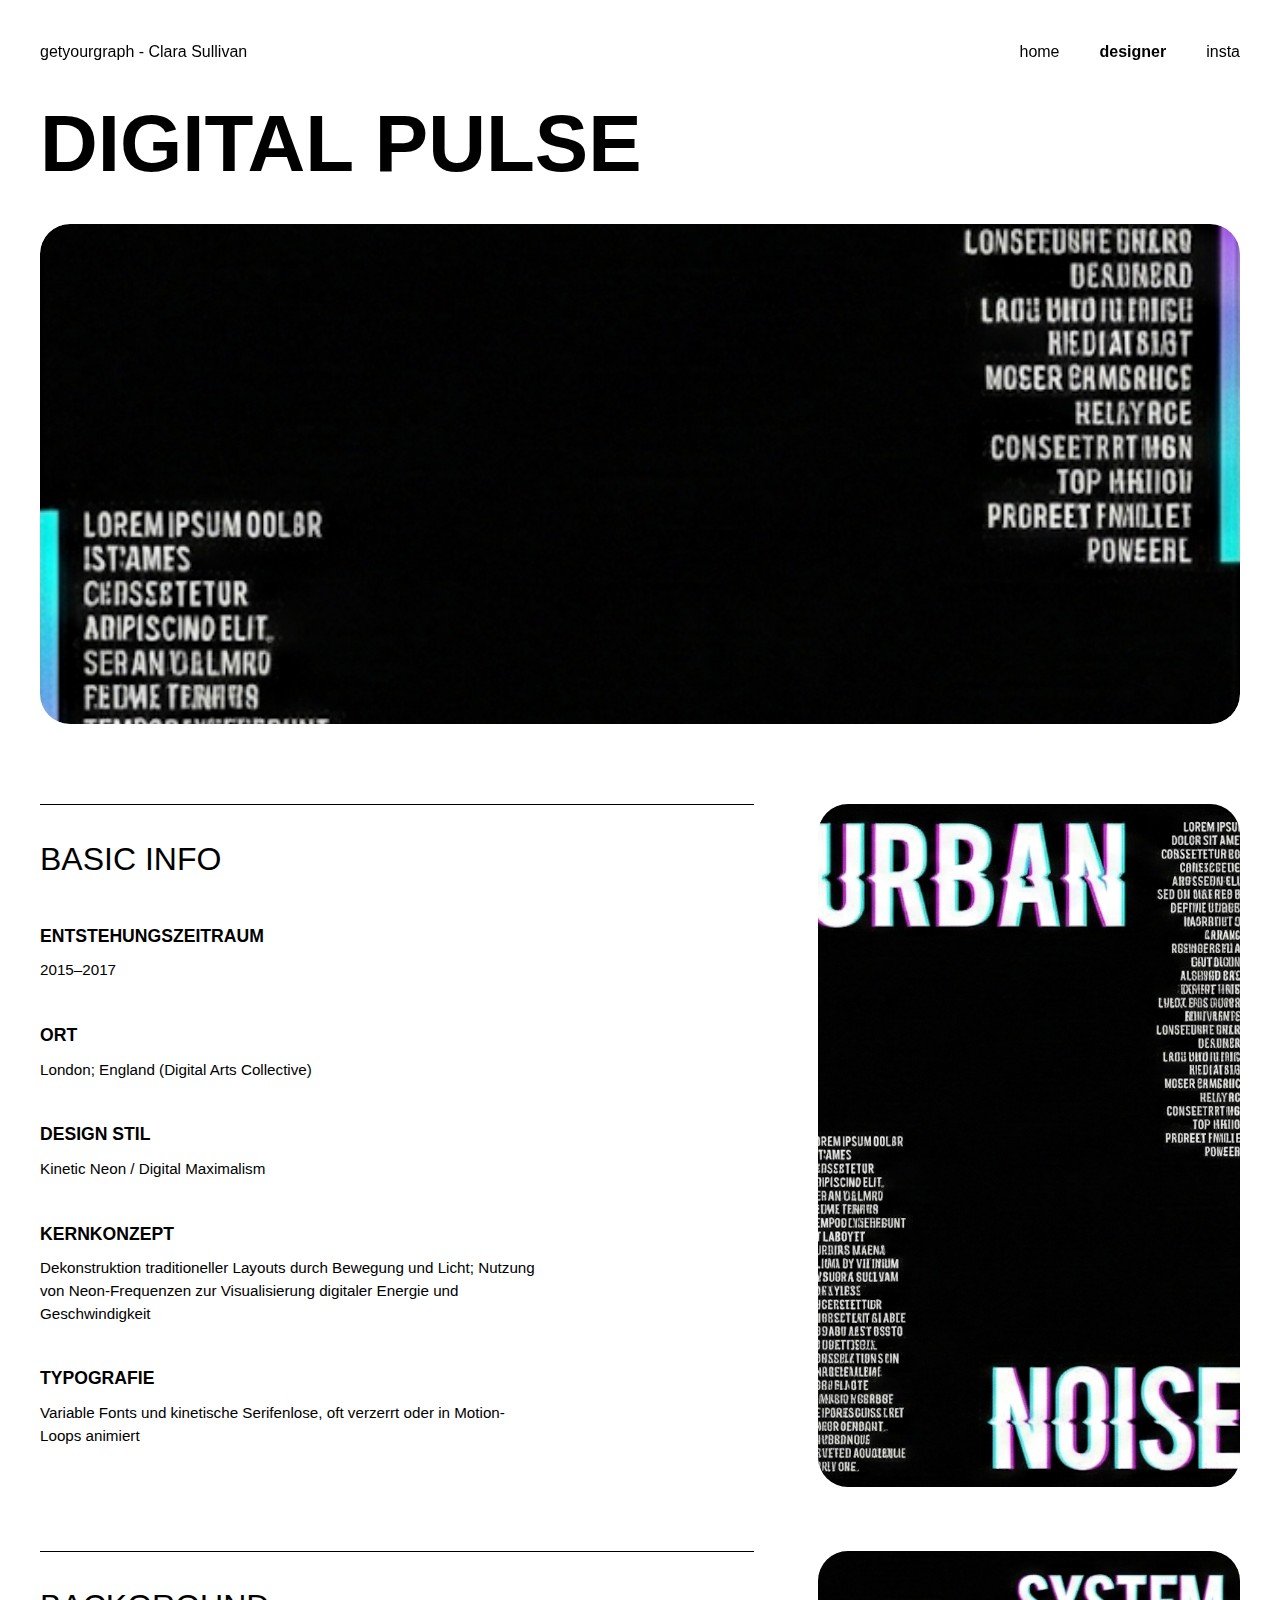
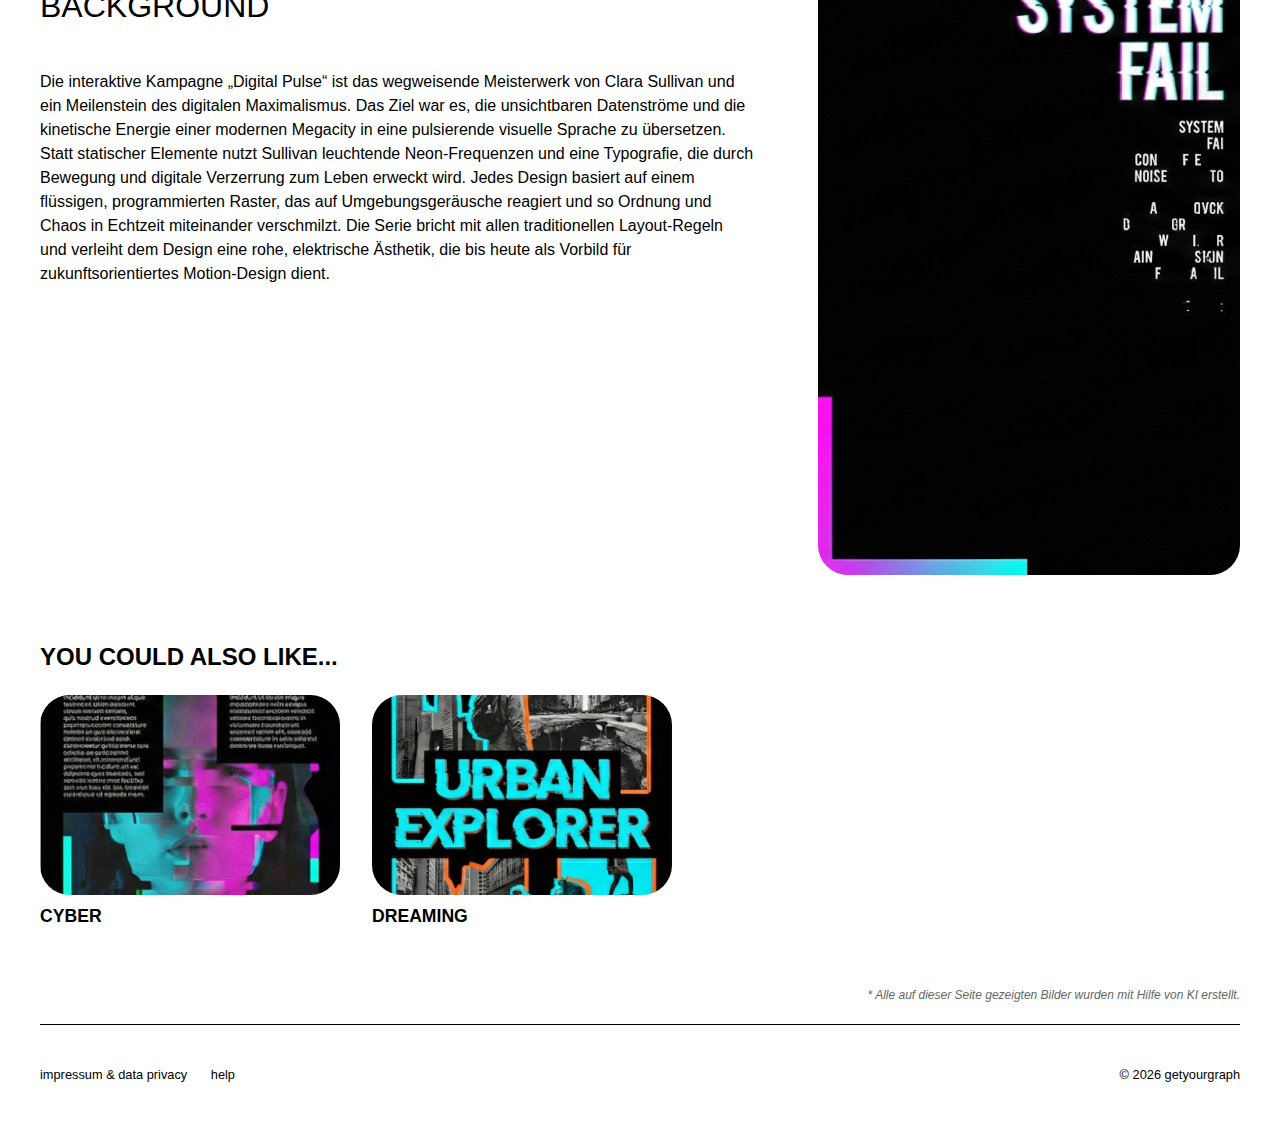
<file: projectpageDigitalPulse.html>
<!DOCTYPE html>
<html lang="de">
<head>
    <meta charset="UTF-8">
    <meta name="viewport" content="width=device-width, initial-scale=1.0">
    <title>PROJECTNAME - Designer Portfolio</title>
    
    <link rel="stylesheet" href="../Styling/projectpage.css">
</head>
<body>

    <header class="site-header">
       <nav class="navigationsleiste">
            <div class="logo">getyourgraph - Clara Sullivan</div>
            <div class="nav-unterseiten">
                <a href="getyourgraph.html">home</a>
                <a href= "overview.html"><strong>designer</strong></a>
                <a href="#">insta</a> 
            </div>
        </nav>
    </header>

    <main>
        
        <section class="project-hero">
            <h1 class="project-title">DIGITAL PULSE</h1>
            
            <div id="hero-slider" class="hero-image-container">
                <img src="../Assets/Bilder getyourgraph/Clara Sullivan/Projektserie 1/Proj1.1.png" alt="Projekt Hauptansicht" class="hero-img">
            </div>
        </section>

        <section class="project-content">
            
            <div class="content-row">
                <div class="text-column">
                    <hr class="separator"> 
                        <h2 class="section-label">BASIC INFO</h2>
                       
                        <div class="info-details">
                            <h3>ENTSTEHUNGSZEITRAUM</h3>
                            <p>2015–2017</p>
                        </div>

                        <div class="info-details">
                            <h3>ORT</h3>
                            <p> London; England (Digital Arts Collective)</p>
                        </div>

                        <div class="info-details">
                            <h3>DESIGN STIL</h3>
                            <p>Kinetic Neon / Digital Maximalism</p>
                        </div>

                        <div class="info-details">
                            <h3>KERNKONZEPT</h3>
                            <p>Dekonstruktion traditioneller Layouts durch Bewegung und Licht; Nutzung von Neon-Frequenzen zur Visualisierung digitaler Energie und Geschwindigkeit</p>
                        </div>

                        <div class="info-details">
                            <h3>TYPOGRAFIE</h3>
                            <p>Variable Fonts und kinetische Serifenlose, oft verzerrt oder in Motion-Loops animiert</p>
                        </div>
                </div>
                 <div class="image-column">
                    <img src="../Assets/Bilder getyourgraph/Clara Sullivan/Proj1.1.jpg" alt="Detailansicht" class="content-img">   
                </div>
            </div>


            <div class="content-row">
                <div class="text-column">
                    <hr class="separator">
                        <h2 class="section-label">BACKGROUND</h2>
                        <div class="description-text">
                            <p>
                               Die interaktive Kampagne „Digital Pulse“ ist das wegweisende Meisterwerk von Clara Sullivan und ein Meilenstein 
                               des digitalen Maximalismus. Das Ziel war es, die unsichtbaren Datenströme und die kinetische Energie einer modernen 
                               Megacity in eine pulsierende visuelle Sprache zu übersetzen. Statt statischer Elemente nutzt Sullivan leuchtende 
                               Neon-Frequenzen und eine Typografie, die durch Bewegung und digitale Verzerrung zum Leben erweckt wird. Jedes Design 
                               basiert auf einem flüssigen, programmierten Raster, das auf Umgebungsgeräusche reagiert und so Ordnung und Chaos in 
                               Echtzeit miteinander verschmilzt. Die Serie bricht mit allen traditionellen Layout-Regeln und verleiht dem Design 
                               eine rohe, elektrische Ästhetik, die bis heute als Vorbild für zukunftsorientiertes Motion-Design dient.
                            </p>
                        </div>
                </div>
                <div class="image-column">
                    <img src="../Assets/Bilder getyourgraph/Clara Sullivan/Proj1.4.jpg" alt="Detailansicht Textur" class="content-img">
                </div>
            </div>

        </section>

        <section class="related-projects">
            <h2 class="related-title">YOU COULD ALSO LIKE...</h2>
            
            <div class="scroll-wrapper">
                <div class="horizontal-scroll-container">
                    
                    <article class="project-card">
                        <a href="project.html">
                            <img src="../Assets/Bilder getyourgraph/Clara Sullivan//Projektserie 2/Proj2.1.png" alt="Projekt 1" class="card-img">
                            <span class="card-title">CYBER</span>
                        </a>
                    </article>

                    <article class="project-card">
                        <a href="project.html">
                            <img src="../Assets/Bilder getyourgraph/Clara Sullivan/Projektserie 3/Proj3.2.png" alt="Projekt 2" class="card-img">
                            <span class="card-title">DREAMING</span>
                        </a>
                    </article>
                </div>
            </div>

            <!--Fußnoten Hinweis, um klarzustellen, dass alle Bilder generiert wurden-->
            <p class="global-ki-hinweis"> * Alle auf dieser Seite gezeigten Bilder wurden mit Hilfe von KI erstellt.</p>
            
        </section>
    </main>

     <footer class="site-footer">
        <div class="footer-links">
            <a href="impressum.html">Impressum & Data Privacy</a>
            <a href="help.html">Help</a>
        </div>
        <div class="footer-copyright">
            © 2026 getyourgraph
        </div>
    </footer>

    <script src="../Logik/projectpageDigitalPulse.js"></script> 

</body>
</html>
</file>
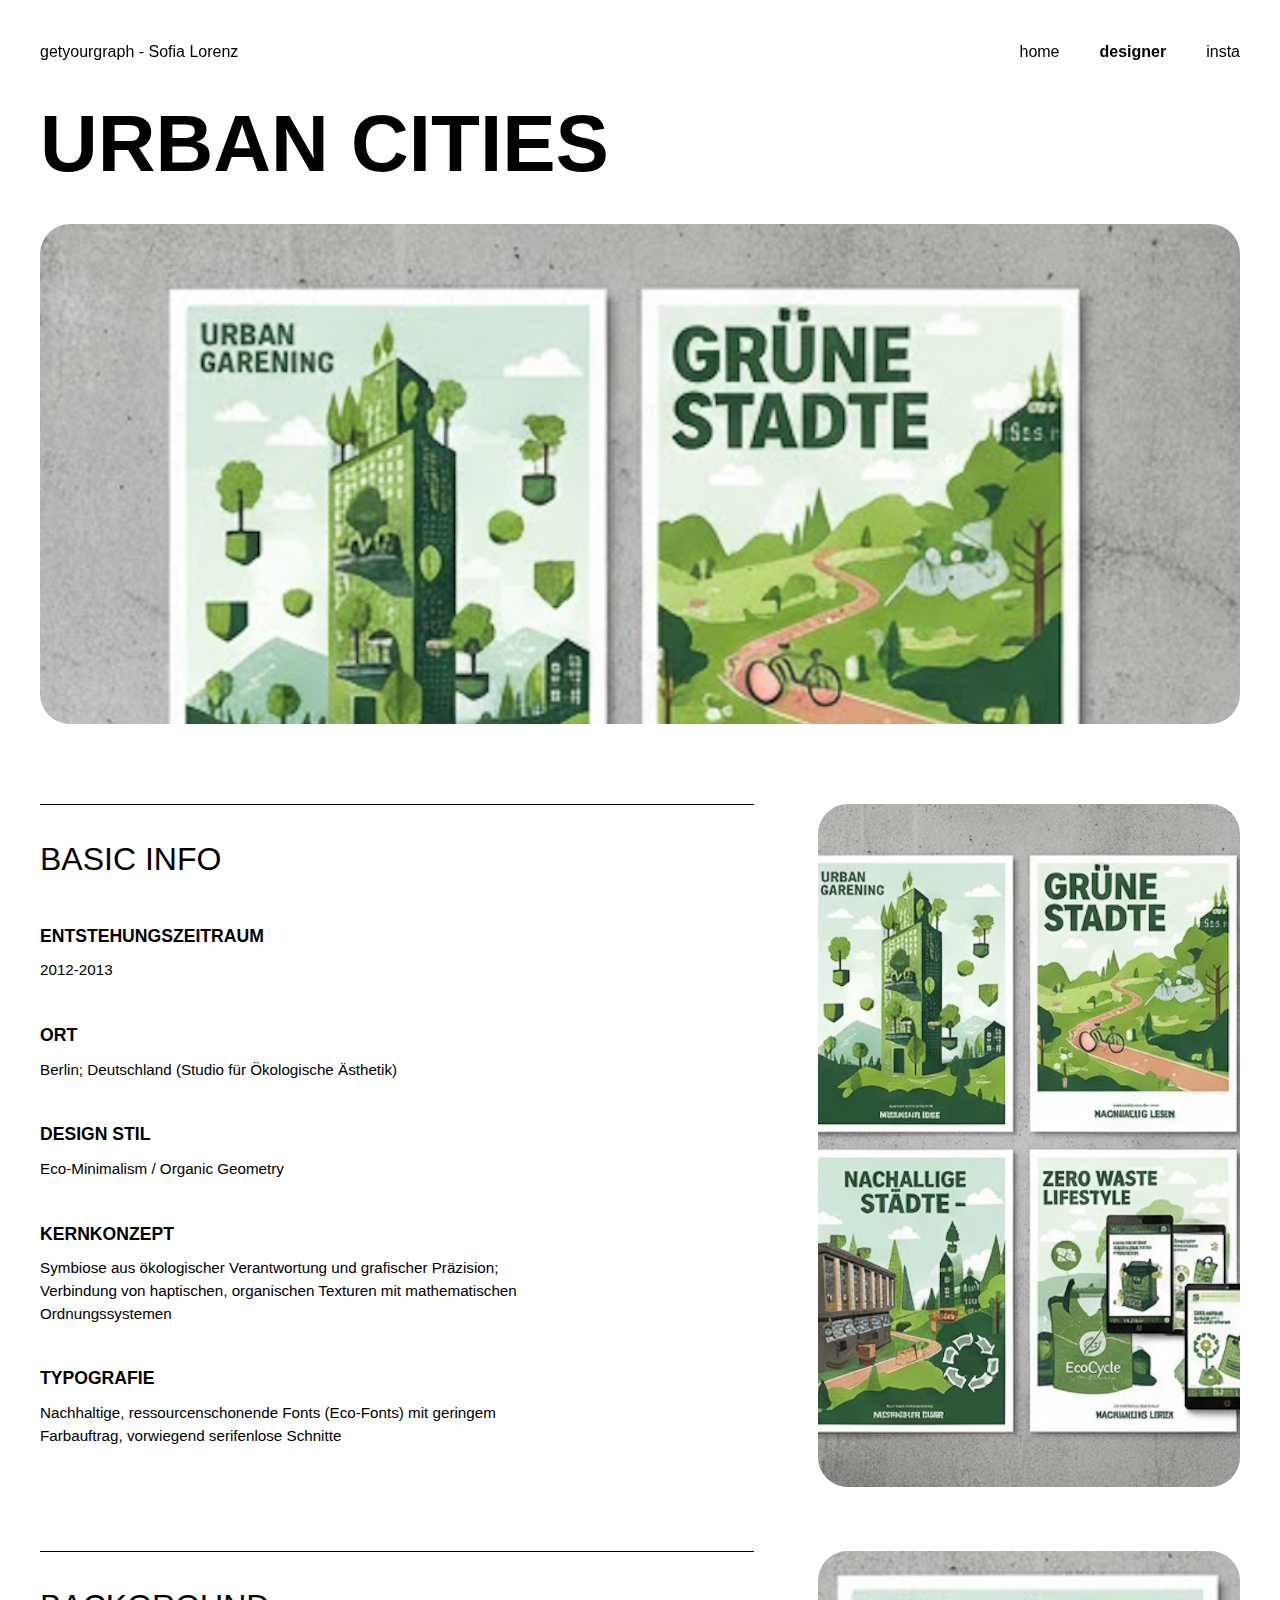
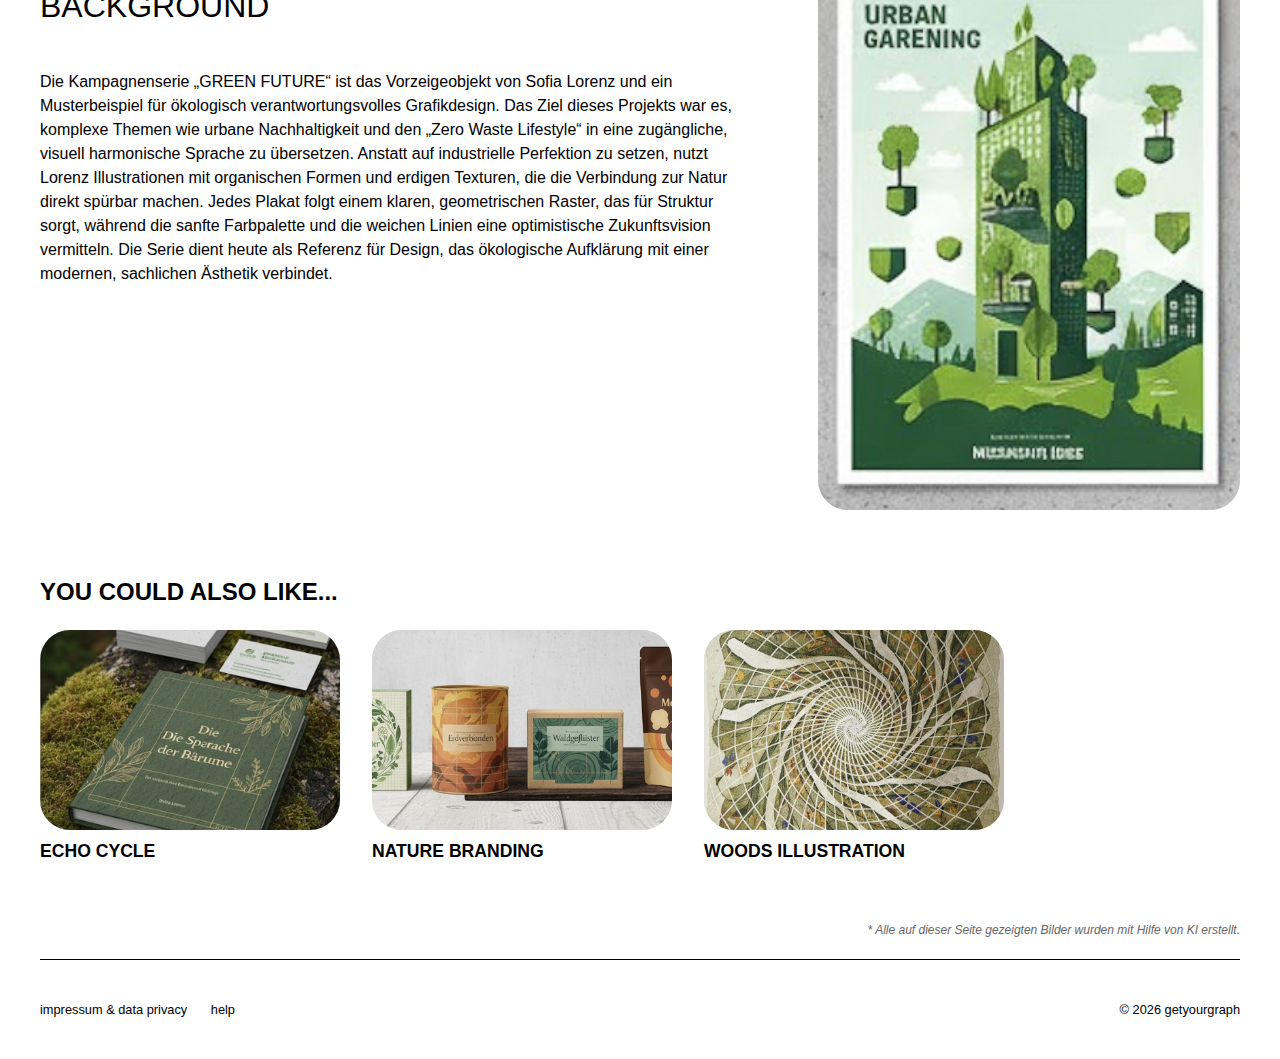
<file: projectpageUrbanCities.html>
<!DOCTYPE html>
<html lang="de">
<head>
    <meta charset="UTF-8">
    <meta name="viewport" content="width=device-width, initial-scale=1.0">
    <title>PROJECTNAME - Designer Portfolio</title>
    
    <link rel="stylesheet" href="../Styling/projectpage.css">
</head>
<body>

    <header class="site-header">
       <nav class="navigationsleiste">
            <div class="logo">getyourgraph - Sofia Lorenz</div>
            <div class="nav-unterseiten">
                <a href="getyourgraph.html">home</a>
                <a href= "overview.html"><strong>designer</strong></a>
                <a href="#">insta</a> 
            </div>
        </nav>
    </header>

    <main>
        
        <section class="project-hero">
            <h1 class="project-title">URBAN CITIES</h1>
            
            <div id="hero-slider" class="hero-image-container">
                <img src="../Assets/Bilder getyourgraph/Sofia Lorenz/Lorenz01.jpg" alt="Projekt Hauptansicht" class="hero-img2">
            </div>
        </section>

        <section class="project-content">
            
            <div class="content-row">
                <div class="text-column">
                    <hr class="separator"> 
                        <h2 class="section-label">BASIC INFO</h2>
                       
                        <div class="info-details">
                            <h3>ENTSTEHUNGSZEITRAUM</h3>
                            <p>2012-2013</p>
                        </div>

                        <div class="info-details">
                            <h3>ORT</h3>
                            <p> Berlin; Deutschland (Studio für Ökologische Ästhetik) </p>
                        </div>

                        <div class="info-details">
                            <h3>DESIGN STIL</h3>
                            <p>Eco-Minimalism / Organic Geometry</p>
                        </div>

                        <div class="info-details">
                            <h3>KERNKONZEPT</h3>
                            <p>Symbiose aus ökologischer Verantwortung und grafischer Präzision; Verbindung von haptischen, organischen Texturen mit mathematischen Ordnungssystemen</p>
                        </div>

                        <div class="info-details">
                            <h3>TYPOGRAFIE</h3>
                            <p>Nachhaltige, ressourcenschonende Fonts (Eco-Fonts) mit geringem Farbauftrag, vorwiegend serifenlose Schnitte</p>
                        </div>
                </div>
                 <div class="image-column">
                    <img src="../Assets/Bilder getyourgraph/Sofia Lorenz/Lorenz01-2.jpg" alt="Detailansicht" class="content-img">   
                </div>
            </div>


            <div class="content-row">
                <div class="text-column">
                    <hr class="separator">
                        <h2 class="section-label">BACKGROUND</h2>
                        <div class="description-text">
                            <p>Die Kampagnenserie „GREEN FUTURE“ ist das Vorzeigeobjekt von Sofia Lorenz und ein Musterbeispiel für ökologisch 
                                verantwortungsvolles Grafikdesign. Das Ziel dieses Projekts war es, komplexe Themen wie urbane Nachhaltigkeit  
                                und den „Zero Waste Lifestyle“ in eine zugängliche, visuell harmonische Sprache zu übersetzen. Anstatt auf 
                                industrielle Perfektion zu setzen, nutzt Lorenz Illustrationen mit organischen Formen und erdigen Texturen, die 
                                die Verbindung zur Natur direkt spürbar machen. Jedes Plakat folgt einem klaren, geometrischen Raster, das für 
                                Struktur sorgt, während die sanfte Farbpalette und die weichen Linien eine optimistische Zukunftsvision vermitteln. 
                                Die Serie dient heute als Referenz für Design, das ökologische Aufklärung mit einer modernen, sachlichen Ästhetik verbindet.
                            </p>
                        </div>
                </div>
                <div class="image-column">
                    <img src="../Assets/Bilder getyourgraph/Sofia Lorenz/Lorenz01-3.jpg" alt="Detailansicht Textur" class="content-img">
                </div>
            </div>

        </section>

        <section class="related-projects">
            <h2 class="related-title">YOU COULD ALSO LIKE...</h2>
            
            <div class="scroll-wrapper">
                <div class="horizontal-scroll-container">
                    
                    <article class="project-card">
                        <a href="project.html">
                            <img src="../Assets/Bilder getyourgraph/Sofia Lorenz/Lorenz02.png" alt="Projekt 1" class="card-img">
                            <span class="card-title">ECHO CYCLE</span>
                        </a>
                    </article>

                    <article class="project-card">
                        <a href="project.html">
                            <img src="../Assets/Bilder getyourgraph/Sofia Lorenz/Lorenz03.png" alt="Projekt 2" class="card-img">
                            <span class="card-title">NATURE BRANDING</span>
                        </a>
                    </article>

                    <article class="project-card">
                        <a href="project.html">
                            <img src="../Assets/Bilder getyourgraph/Sofia Lorenz/Lorenz04.jpg" alt="Projekt 2" class="card-img">
                            <span class="card-title">WOODS ILLUSTRATION</span>
                        </a>
                    </article>
                </div>
            </div>

            <!--Fußnoten Hinweis, um klarzustellen, dass alle Bilder generiert wurden-->
            <p class="global-ki-hinweis"> * Alle auf dieser Seite gezeigten Bilder wurden mit Hilfe von KI erstellt.</p>
            
        </section>
    </main>

     <footer class="site-footer">
        <div class="footer-links">
            <a href="impressum.html">Impressum & Data Privacy</a>
            <a href="help.html">Help</a>
        </div>
        <div class="footer-copyright">
            © 2026 getyourgraph
        </div>
    </footer>

    <script src="../Logik/projectpage.js"></script> 

</body>
</html>
</file>
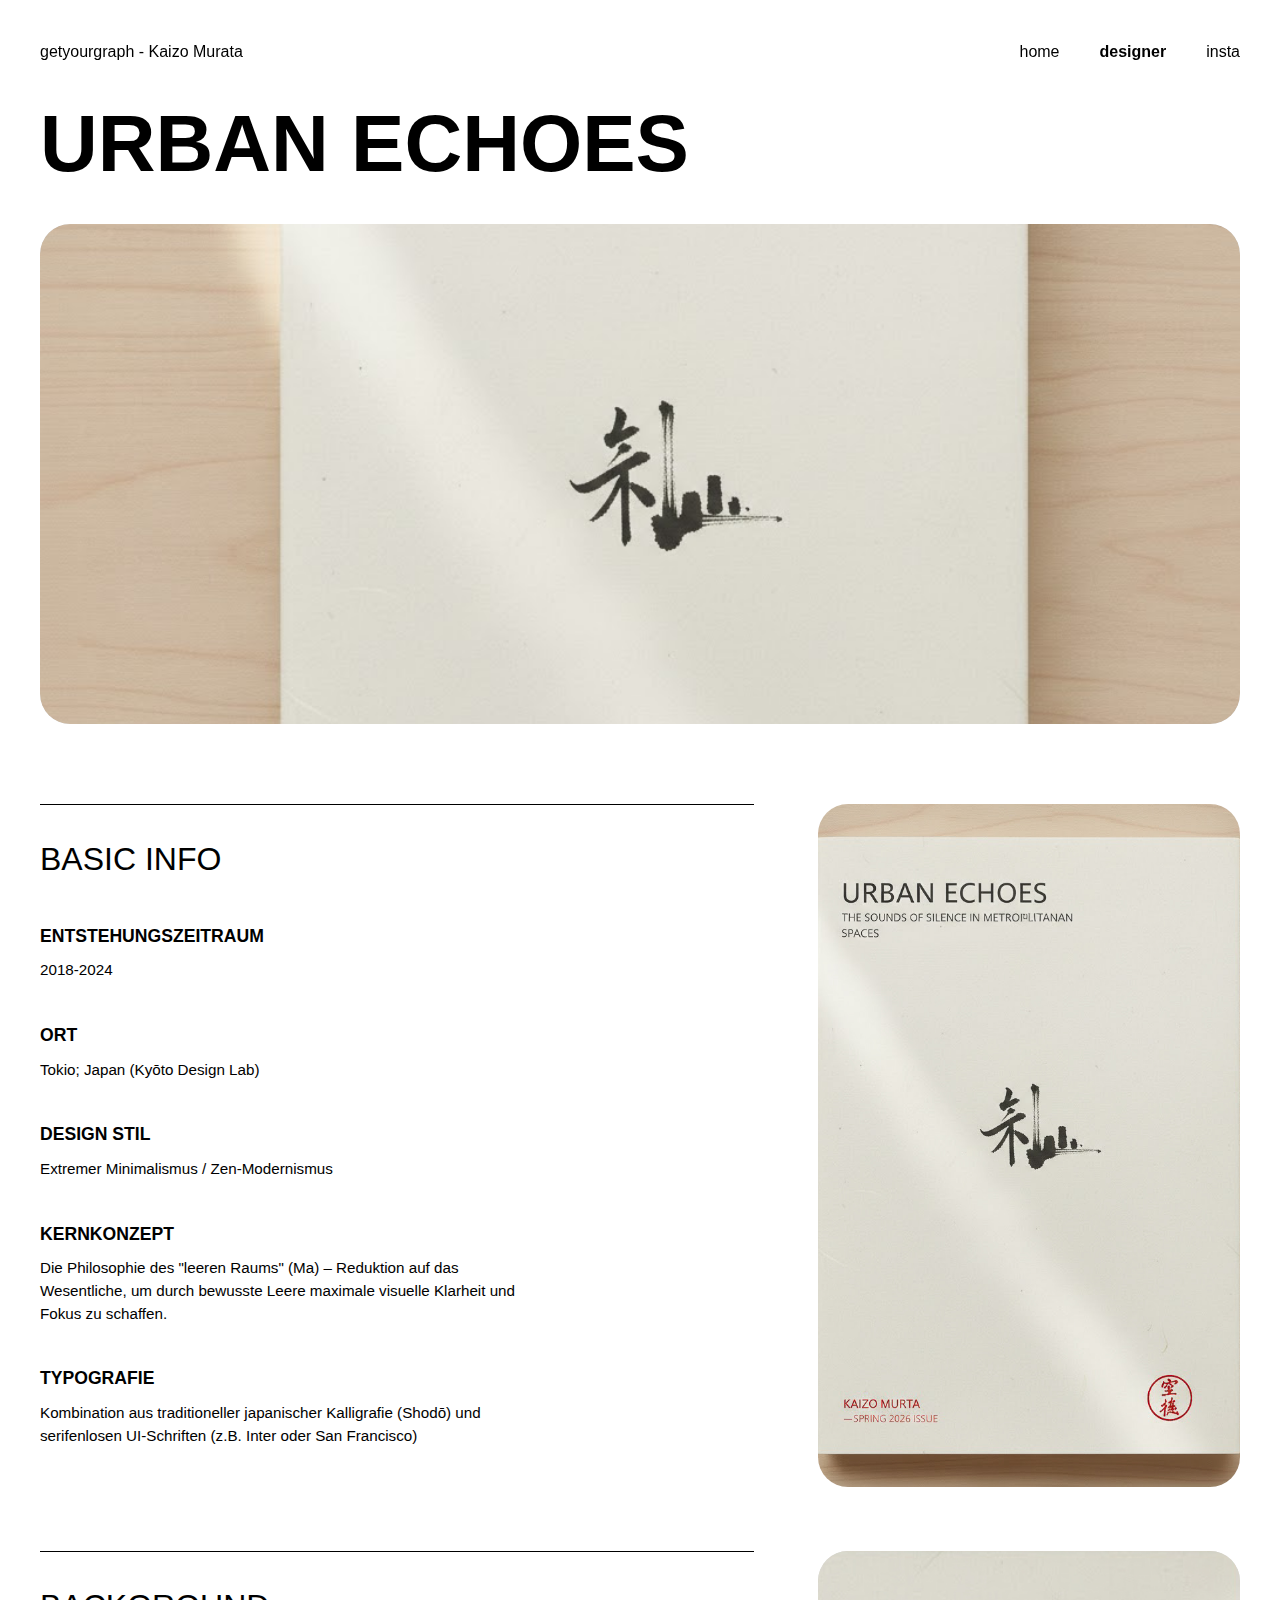
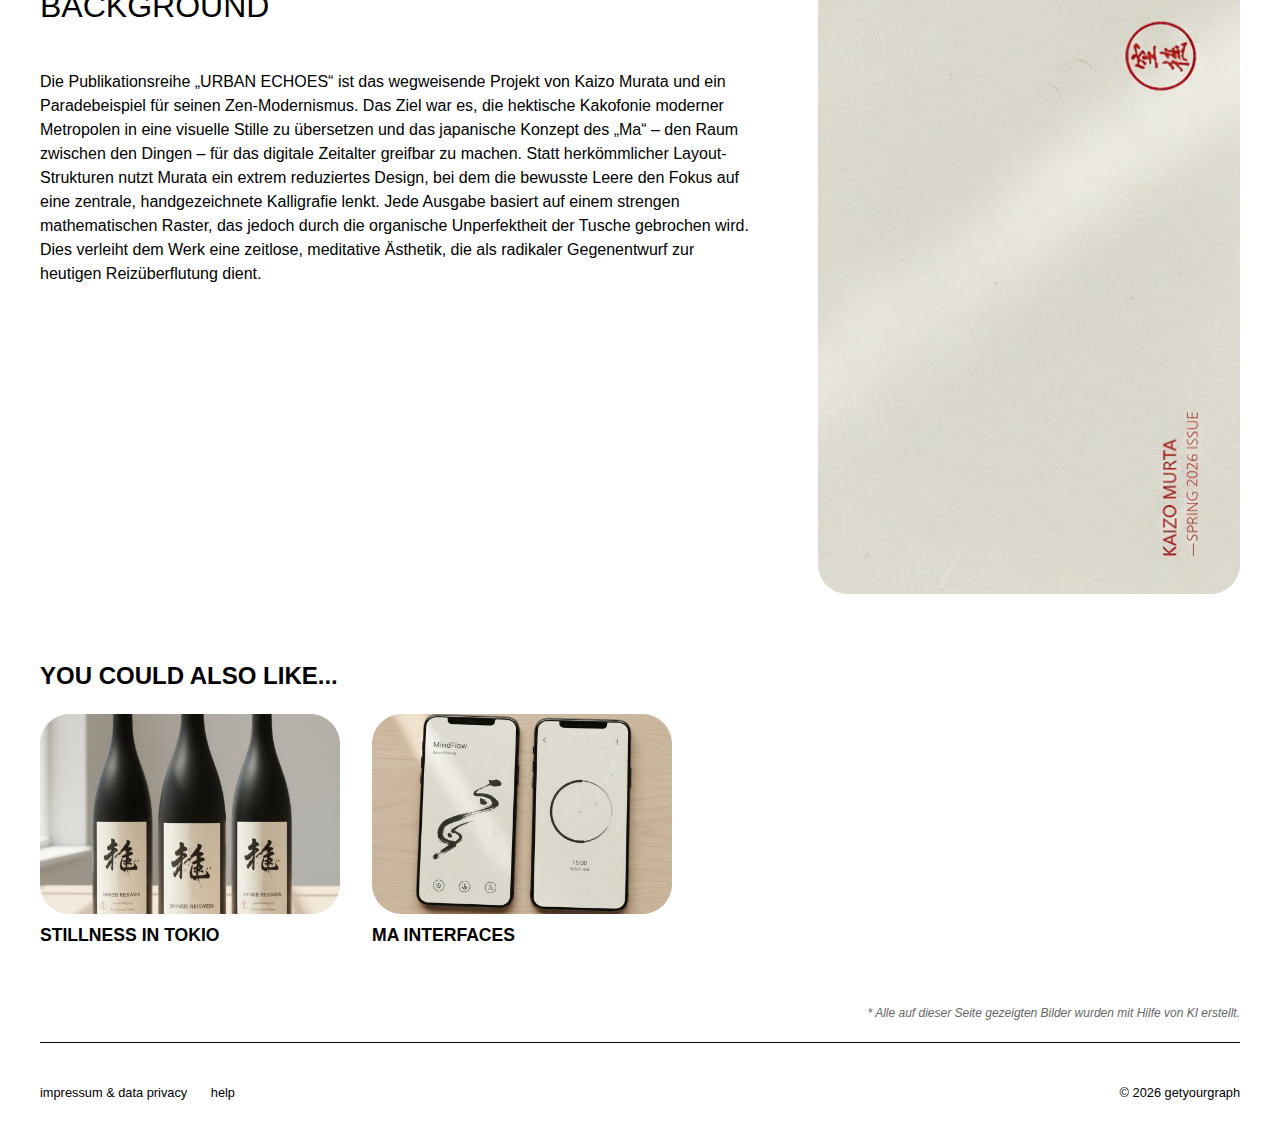
<file: projectpageUrbanEchoes.html>
<!DOCTYPE html>
<html lang="de">
<head>
    <meta charset="UTF-8">
    <meta name="viewport" content="width=device-width, initial-scale=1.0">
    <title>PROJECTNAME - Designer Portfolio</title>
    
    <link rel="stylesheet" href="../Styling/projectpage.css">
</head>
<body>

    <header class="site-header">
       <nav class="navigationsleiste">
            <div class="logo">getyourgraph - Kaizo Murata</div>
            <div class="nav-unterseiten">
                <a href="getyourgraph.html">home</a>
                <a href= "overview.html"><strong>designer</strong></a>
                <a href="#">insta</a> 
            </div>
        </nav>
    </header>

    <main>
        
        <section class="project-hero">
            <h1 class="project-title">URBAN ECHOES</h1>
            
            <div id="hero-slider" class="hero-image-container">
                <img src="../Assets/Bilder getyourgraph/Kaizo Murata/Proj2Murata.jpg" alt="Projekt Hauptansicht" class="hero-img">
            </div>
        </section>

        <section class="project-content">
            
            <div class="content-row">
                <div class="text-column">
                    <hr class="separator"> 
                        <h2 class="section-label">BASIC INFO</h2>
                       
                        <div class="info-details">
                            <h3>ENTSTEHUNGSZEITRAUM</h3>
                            <p>2018-2024</p>
                        </div>

                        <div class="info-details">
                            <h3>ORT</h3>
                            <p> Tokio; Japan (Kyōto Design Lab)</p>
                        </div>

                        <div class="info-details">
                            <h3>DESIGN STIL</h3>
                            <p>Extremer Minimalismus / Zen-Modernismus</p>
                        </div>

                        <div class="info-details">
                            <h3>KERNKONZEPT</h3>
                            <p>Die Philosophie des "leeren Raums" (Ma) – Reduktion auf das Wesentliche, um durch bewusste Leere maximale visuelle Klarheit und Fokus zu schaffen.</p>
                        </div>

                        <div class="info-details">
                            <h3>TYPOGRAFIE</h3>
                            <p>Kombination aus traditioneller japanischer Kalligrafie (Shodō) und serifenlosen UI-Schriften (z.B. Inter oder San Francisco)</p>
                        </div>
                </div>
                 <div class="image-column">
                    <img src="../Assets/Bilder getyourgraph/Kaizo Murata/Proj2Murata-2.jpg" alt="Detailansicht" class="content-img">   
                </div>
            </div>


            <div class="content-row">
                <div class="text-column">
                    <hr class="separator">
                        <h2 class="section-label">BACKGROUND</h2>
                        <div class="description-text">
                            <p>
                            Die Publikationsreihe „URBAN ECHOES“ ist das wegweisende Projekt von Kaizo Murata und ein Paradebeispiel für seinen Zen-Modernismus. Das Ziel war es, die hektische Kakofonie moderner Metropolen in eine visuelle Stille zu übersetzen und das japanische Konzept des „Ma“ – den Raum zwischen den Dingen – für das digitale Zeitalter greifbar zu machen. Statt herkömmlicher Layout-Strukturen nutzt Murata ein extrem reduziertes Design, bei dem die bewusste Leere den Fokus auf eine zentrale, handgezeichnete Kalligrafie lenkt. Jede Ausgabe basiert auf einem strengen mathematischen Raster, das jedoch durch die organische Unperfektheit der Tusche gebrochen wird. Dies verleiht dem Werk eine zeitlose, meditative Ästhetik, die als radikaler Gegenentwurf zur heutigen Reizüberflutung dient.
                            </p>
                        </div>
                </div>
                <div class="image-column">
                    <img src="../Assets/Bilder getyourgraph/Kaizo Murata/Proj2Murata-4.jpg" alt="Detailansicht Textur" class="content-img">
                </div>
            </div>

        </section>

        <section class="related-projects">
            <h2 class="related-title">YOU COULD ALSO LIKE...</h2>
            
            <div class="scroll-wrapper">
                <div class="horizontal-scroll-container">
                    
                    <article class="project-card">
                        <a href="project.html">
                            <img src="../Assets/Bilder getyourgraph/Kaizo Murata/Proj1Murata.jpg" alt="Projekt 1" class="card-img">
                            <span class="card-title">STILLNESS IN TOKIO</span>
                        </a>
                    </article>

                    <article class="project-card">
                        <a href="project.html">
                            <img src="../Assets/Bilder getyourgraph/Kaizo Murata/Proj3Murata.jpg" alt="Projekt 2" class="card-img">
                            <span class="card-title">MA INTERFACES</span>
                        </a>
                    </article>
                </div>
            </div>

            <!--Fußnoten Hinweis, um klarzustellen, dass alle Bilder generiert wurden-->
            <p class="global-ki-hinweis"> * Alle auf dieser Seite gezeigten Bilder wurden mit Hilfe von KI erstellt.</p>
            
        </section>
    </main>

     <footer class="site-footer">
        <div class="footer-links">
            <a href="impressum.html">Impressum & Data Privacy</a>
            <a href="help.html">Help</a>
        </div>
        <div class="footer-copyright">
            © 2026 getyourgraph
        </div>
    </footer>

    <script src="../Logik/projectpage.js"></script> 

</body>
</html>
</file>
<file: Styling/getyourgraph.css>
/*Basis*/
*{
    box-sizing: border-box;
    margin: 0;
    padding: 0;
}

body{
    font-family: 'Helvetica', Arial, ans-serif;
    background-color: #fff;
    padding-left: 40px;
    padding-right: 40px; /* Äußerer Rahmen d Website */
}

/* Navigation mit dem Flexbox-Modell -> Elemente stehen nur nebeneinander */
.navigationsleiste {
    display: flex;
    justify-content: space-between; /*Logo ganz links, Liste ganz rechts */
    align-items: center;
    padding-bottom: 40px;
    padding-top: 40px;
    
    position: sticky;
    top: 0;
    z-index: 1000; /* Header bleibt über Bildern*/
    background-color: white;
}

.navigationsleiste ul {
    display: flex;
    list-style: none;
    gap: 40px;
}

.navigationsleiste a {
    text-decoration: none;
    color: black;
}

.navigationsleiste a:hover{
    text-decoration: underline;
}

/* CSS-Grid Bereich oben */
.headline-part1 {
    display: grid; /*Spalte 1: Bild, Spalte 2: Text */
    grid-template-columns: 2fr 1fr;
    gap: 40px;
    align-items: end; /* Bild und Text schließen an der Unterseite bündig ab*/
    margin-bottom: 40px;
}

.image-placeholder1 {
    background-color: #d9d9d9;
    border-radius: 30px; 
    height: 450px;
    width: 100%;
    aspect-ratio: 16/10; /*erzwingt rechteck*/
    object-fit: cover;
    overflow: hidden;
}

.headline1 {
    text-align: right;
}

.headline1 h1 {
    font-size: 7rem;
    line-height: 0.8;
}

.headline1 hr {
    border-top: 1px solid black;
    width: 100%; /* strich ist so breit wie textelement */
    margin: 15px 0;
}

.konzeptvorstellung p {
    max-width: 350px;
    margin-top: 10px;
    margin-left: auto; /* Absatz ist am rechten Rand */
    font-size: 0.95rem;
    line-height: 1.4;
    font-weight: lighter;
}

.konzeptvorstellung strong {
    max-width: 350px;
    font-weight: lighter;
    font-size: 2rem;
}

/* CSS-Grid Bereich mitte */
.headline-part2 {
    display: grid; /* zwei Spalten */
    grid-template-columns: 1fr 1fr;
    gap: 40px;
    align-items: center;
    margin-bottom: 60px;
}

.headline-part2 h2 {
    font-size: 7rem;
    line-height: 0.9;
}

.image-placeholder2 {
    background-color: #d9d9d9;
    border-radius: 30px;
    height: 200px;
    width: 100%;
    object-fit: cover;
    overflow: hidden;
}

/* CSS-Grid Scrolling Projekt-Gallerie */
.divider {
    border: none;
    border-top: 1px solid black;
    margin-bottom: 60px;
}

.project-gallery {
    overflow-x: auto; /*für horizontales scrollen */
    scrollbar-width: none; /* versteckt scrollbalken für firefox */
    margin-top: 60px;
}

.project-gallery::-webkit-scrollbar {
    display: none; /* versteckt scrollbalken für chrome/safari */
}

.project-scroll {
    display: grid; 
    grid-template-rows: repeat(2, 350px); /*zwei Reihen mit gleicher höhe */
    grid-template-columns: 350px;
    grid-auto-flow: column; /* spalten werden automatisch nach rechts angefügt*/
    gap: 30px;
    width: max-content;
}

.project-card {
    background-color: #d9d9d9;
    border-radius: 30px;
    width: 350px;
    height: 350px;
    position: relative;
    object-fit: cover;
    object-position: center;
    overflow: hidden;  

}

.project-card img{
    background-color: #d9d9d9;
    border-radius: 30px;
    width: 350px;
    height: 350px;
    position: relative;
    object-fit: cover;
    object-position: center;
    overflow: hidden;  

}

.project-card::after{
    content:"";
    position: absolute;
    inset: 0;
    background: rgba(255, 255, 255, 0.35);
    opacity: 0;
    transition: opacity 0.2s ease;
    border-radius: 30px;
}

.project-card:hover::after{
    opacity: 1;
}

.project-card span{
    position: relative;
    z-index: 1;
}

.project-card span {
    font-size: 1.1rem;
    font-weight: bold;
}


/* Mobile Anpassungen für Handys */
@media (max-width: 768px){ 
   .headline1 h1,
   .headline-part2 h2{
    font-size: clamp(5rem, 5.5vw, 6rem);
    line-height: 0.95;
   }
    .headline-part1 {
        grid-template-columns: 1fr;
        gap: 24px;
    }
    .image-placeholder1 {
        height: clamp(220px, 45vw, 300px);
    }

    .headline-part2{
        grid-template-columns: 1fr;
        gap: 24px;
    }

    .image-placeholder2{
        height: clamp(160px, 35vw, 220px);
    }

    .project-card{
        width: 175px;
        height: 175px;
    }

    .project-scroll{
        grid-template-columns: 175px;
        grid-auto-columns: 175px;
        gap: 20px;
        width: max-content;
        justify-content: start;
    }

    .project-card:nth-child(even){
        transform: translateX(0);
    }

}

/* Fußnote, die sagt, dass alle Bilder mit KI generiert erstellt wurden*/
.global-ki-hinweis{
    width: 100%;
    font-size: 12px;
    color: #666;
    margin-top: 60px;
    margin-bottom: 40px;
    text-align: right;
    font-style: italic;
    clear:both;
    display:block;
}


.footer-links a:hover{
    text-decoration: underline;
}

.site-footer{
    display: flex;
    margin-top: 80px; /* Abstand zum Designer-Grid*/
    padding: 40px 0; /* Platz innerhalb des footers*/
    border-top: 1px solid black;
    justify-content: space-between;
    align-items: center;
    font-size: 0.8rem;
    text-transform: lowercase;
    
}

.footer-links a{
    text-decoration: none;
    color: black;
    margin-right: 20px;
    transition: color 0.3s ease;
    font-size: 0.8rem;

}

/* === ANIMATION CLASSES === */

/* 1. Die Grund-Einstellung für alle animierten Elemente */
.js-fade-in {
    opacity: 0;
    /* Übergang für Deckkraft und Bewegung definieren */
    transition: opacity 0.8s ease-out, transform 0.8s ease-out;
    will-change: opacity, transform;
}

/* 2. Startposition: Kommt von LINKS (für das Bild) */
.from-left {
    transform: translateX(-100px); /* Startet 100px weiter links */
}

/* 3. Startposition: Kommt von RECHTS (für den Text) */
.from-right {
    transform: translateX(100px); /* Startet 100px weiter rechts */
}

/* 4. Endzustand: Sichtbar und an Originalposition */
/* Das JavaScript fügt diese Klasse hinzu -> Alles rutscht auf 0 (Mitte) */
.js-fade-in.is-visible {
    opacity: 1;
    transform: translateX(0);
}
</file>
<file: Styling/designerpage.css>
* {
    margin: 0;
    padding: 0; /*wichtig: padding vergößert Elemente nicht ungewollt*/
    box-sizing: border-box;
}

body{
    font-family: 'Helvetica', Arial, ans-serif;
    background-color: #fff;
    padding-left: 40px;
    padding-right: 40px; /* Äußerer Rahmen d Website */
}

/*---1. NAVIGATIONSLEISTE (FLEXBOX) ---*/
.navigationsleiste {
    display: flex;
    justify-content: space-between; /*Logo ganz links, Liste ganz rechts */
    align-items: center;
    padding-bottom: 40px;
    padding-top: 40px;
    position: sticky;
    top: 0;
    z-index: 1000; /* Header bleibt über Bildern*/
    background-color: white;
}

.nav-unterseiten  {
    display: flex;
    list-style: none;
    gap: 40px;
    cursor: default; /*zeigt normalen Mousezeiger (keine Hand)*/
}

.navigationsleiste a {
    text-decoration: none;
    color: black;
}

.nav-unterseiten a.active{
    font-weight: bold; /*visuelles feedback für aktive Seite*/
}

.nav-unterseiten a:hover{
    text-decoration: underline;
}

/*---2. HEADER BEREICH (mit Überlappung) ---*/
.designer-header{
    position: relative;
    margin-bottom: 80px;
}

h1{
    font-size: 5rem; /*rem passt sich besser an Benutzereinstellungen an als starre px Zahl*/
    text-transform: uppercase; /*automatische Großbuchstaben*/
    line-height: 1;

    /*Überlappung:*/
    position:absolute; /*nimmt h1 aus normalem Seitenfluss, damit es "frei" über anderem content schweben kann trz orientierung am letzten Elternelement im Code das position: relative hat*/
    top: -30px; /*Positionierung nach oben durch minus*/
    left: 0; /*klebt Element an linken Rand also: 0px Abstand von links)*/
    z-index: 10; /*Stapel-Reihenfolge(Layer) standardmäßig z-index:0
    pointer-events: none; /*click geht durch Text durch und spricht ihn nicht an*/
}

.banner-image img{
    display: block;
    background-color: #d3d3d3; /*Platzhalter grau--> später: Bild*/
    border-radius: 30px;
    height: 350px;
    width: 100%;
    margin-top: 50px;
    object-fit: cover;
    object-position: center 30%;
}

.trennlinie{
    border: 0;
    border-top: 1px solid #000;
    margin: 40px 0;
}

/*--- 3.BIOGRAPHY (FLEXBOX) ---*/
.biography{
    display: grid;
    grid-template-columns: 350px minmax(0, 700px);
    column-gap: 20px;
    align-items: start;
    margin-bottom: 60px;
}

.bio-left{
    display: flex;
    flex-direction: column;
    align-items: flex-start; /*rechtsbündigkeit*/
}

.designerportrait-placeholder img{
    width: 100%;
    max-width: 350px;
    border-radius: 30px;
    aspect-ratio: 3/4; /*seitenverhältnis wird beibehalten, egal welcher Bildschirm-> RESPONSIVE*/
    background-color: #d3d3d3;
    object-fit: cover;

    display: flex;
    justify-content: center;
    align-items: center;
    margin-bottom: 15px;
}

.designerportrait-caption{
    text-transform: uppercase;
    font-size: 1.2rem;
    text-align: right;
    width: 100%;
    max-width: 350px;
}

.bio-right{
    padding-top: 0;
    padding-left: 40px;
}

.bio-right h2{
    font-size: 2rem;
    font-weight: lighter;
    margin-bottom: 40px;
}

.bio-block{
    margin-bottom: 40px;
}

.bio-block h3{
    text-transform: uppercase;
    margin-bottom: 10px;
    font-size: 1.1rem;
}

.bio-block p{
    line-height: 1.4;
    font-size: 0.95rem;
    max-width: 500px;
    font-weight: lighter;
}

/*--- 4.PROJECTS OVERVIEW (CSS-GRID) ---*/
.projects-overview h2{
    font-size: 3.5rem;
    text-transform: uppercase;
    margin-bottom: 50px;
}

.projects-grid{
    display: grid;
    grid-template-columns: 1fr 1fr 1fr;
    grid-template-rows: 1fr;
    gap: 40px;
    row-gap: 60px;
}

.project-card{
    cursor: pointer; /* mousezeiger wird zu hand mit zeigefinger, damit Nutzer anklickbarkeit versteht*/
    transition: transform 0.2s ease; /*"lass dir für die änderung zwischen Mousezeigern 0,2 sek Zeit*/

}

.project-card:hover {
    transform: translateY(-5px) !important; /*Karte hebt sich visuell um 5px beim drüberhovern an -> 3D-Effewkt*/
}

.project-card a {
    text-decoration: none;
    color: inherit;
}

.project-card a:hover {
    text-decoration: none;
    color: inherit;
}

.project-image img{
    background-color: #d3d3d3;
    aspect-ratio: 4/3;
    width: 100%;
    margin-bottom: 15px;
    border-radius: 30px;
    object-fit: cover;
    object-position: center 2%;
}
.project-image2 img{
    background-color: #d3d3d3;
    aspect-ratio: 4/3;
    width: 100%;
    margin-bottom: 15px;
    border-radius: 30px;
    object-fit: cover;
}

.project-image3 img{
    background-color: #d3d3d3;
    aspect-ratio: 4/3;
    width: 100%;
    margin-bottom: 15px;
    border-radius: 30px;
    object-fit: cover;
    object-position: center 0.5%;
}

.project-title{
    text-align: right;
    text-transform: uppercase;
    font-weight: bold;
    font-size: 1rem;
}

/* Fußnote, die sagt, dass alle Bilder mit KI generiert erstellt wurden*/
.global-ki-hinweis{
    width: 100%;
    font-size: 12px;
    color: #666;
    margin-top: 40px;
    margin-bottom: 40px;
    text-align: right;
    font-style: italic;
    clear:both;
    display:block;
}



.footer-links a:hover{
    text-decoration: underline;
}

.site-footer{
    display: flex;
    margin-top: 20px; /* Abstand zum Designer-Grid*/
    padding: 40px 0; /* Platz innerhalb des footers*/
    border-top: 1px solid black;
    justify-content: space-between;
    align-items: center;
    font-size: 0.8rem;
    text-transform: lowercase;
}

.footer-links a{
    text-decoration: none;
    color: black;
    margin-right: 20px;
    transition: color 0.3s ease;
    font-size: 0.8rem;

}

.copyright-year{
    font: 0.9rem;
    color: #555;
}

/*--- RESPONSIVITÄT (<768px) ---*/
@media(max-width:768px){

    /* 1. HEADER & BANNER FIX */
    h1{
        font-size: 2.5rem;
        position: static;
        margin: 20px 0;
        text-align: center;
        width: 100%;
    }

    .banner-image {
        width: 100%;
        height: auto;
        display: block;
        margin-top: 0;
    }

    .banner-image img {
        width: 100%;
        height: auto;
        aspect-ratio: 16/9;
        object-fit: cover;
    }

    /* 2. LAYOUT & PORTRAIT */
    .trennlinie{
        display: block;
        border-top: 1px solid black;
        width: 90%;
        margin: 20px auto;
    }

    .biography{
        display: flex;
        flex-direction: column;
        gap: 40px;
    }

    .bio-left{
        align-items: center;
        text-align: center;
        width: 100%;
    }

    .designerportrait-placeholder, .designerportrait-caption{
        max-width: 100%; 
        width: 100%;
        margin: 0 auto;
    }

    .designerportrait-placeholder img {
        margin: 0 auto 15px auto;
    }

    .bio-right {
        padding-left: 0;
    }

    .bio-right h2{
        font-size: 2.5rem;
        text-align: center;
    }

    /* 3. PROJEKTE: UNTEREINANDER (STAPELN) */
    .projects-grid {
        display: grid;
        grid-template-columns: 1fr; /* Alles schön untereinander */
        gap: 40px;
    }

    .project-card {
        width: 100%; /* Volle Breite nutzen */
    }

    .project-title {
        font-size: 1rem;
        text-align: right; /* Titel bleibt rechtsbündig unter dem Bild */
    }

    /* 4. KI-HINWEIS ZENTRIEREN (WIE BILD 2) */
    .global-ki-hinweis {
        text-align: center; /* Zentriert den Text */
        font-style: italic;
        color: #666;
        margin-top: 40px;
        margin-bottom: 60px; /* Etwas Abstand zum Footer */
        font-size: 0.8rem;
    }

    /* 5. FOOTER */
    footer{
        flex-direction: column;
        gap: 15px;
        text-align: center;
    }
}
</file>
<file: Styling/designerpageSofia.css>
* {
    margin: 0;
    padding: 0; /*wichtig: padding vergößert Elemente nicht ungewollt*/
    box-sizing: border-box;
}

body{
    font-family: 'Helvetica', Arial, ans-serif;
    background-color: #fff;
    padding-left: 40px;
    padding-right: 40px; /* Äußerer Rahmen d Website */
}

/*---1. NAVIGATIONSLEISTE (FLEXBOX) ---*/
.navigationsleiste {
    display: flex;
    justify-content: space-between; /*Logo ganz links, Liste ganz rechts */
    align-items: center;
    padding-bottom: 40px;
    padding-top: 40px;
    
    position: sticky;
    top: 0;
    z-index: 1000; /* Header bleibt über Bildern*/
    background-color: white;
}

.nav-unterseiten  {
    display: flex;
    list-style: none;
    gap: 40px;
    cursor: default; /*zeigt normalen Mousezeiger (keine Hand)*/
}

.navigationsleiste a {
    text-decoration: none;
    color: black;
}

.nav-unterseiten a.active{
    font-weight: bold; /*visuelles feedback für aktive Seite*/
}

.nav-unterseiten a:hover{
    text-decoration: underline;
}

/*---2. HEADER BEREICH (mit Überlappung) ---*/
.designer-header{
    position: relative;
    margin-bottom: 80px;
}

h1{
    font-size: 5rem; /*rem passt sich besser an Benutzereinstellunge an als starre px Zahl*/
    text-transform: uppercase; /*automatische Großbuchstaben*/
    line-height: 1;

    /*Überlappung:*/
    position:absolute; /*nimmt h1 aus normalem Seitenfluss, damit es "frei" über anderem content schweben kann trz orientierung am letzten Elternelement im Code das position: relative hat*/
    top: -30px; /*Positionierung nach oben durch minus*/
    left: 0; /*klebt Element an linken Rand also: 0px Abstand von links)*/
    z-index: 10; /*Stapel-Reihenfolge(Layer) standardmäßig z-index:0
    pointer-events: none; /*click geht durch Text durch und spricht ihn nicht an*/
}

.banner-image img{
    display: block;
    background-color: #d3d3d3; /*Platzhalter grau--> später: Bild*/
    border-radius: 30px;
    height: 350px;
    width: 100%;
    margin-top: 50px;
    object-fit: cover;
    object-position: center 30%;
}

.trennlinie{
    border: 0;
    border-top: 1px solid #000;
    margin: 40px 0;
}

/*--- 3.BIOGRAPHY (FLEXBOX) ---*/
.biography{
    display: grid;
    grid-template-columns: 350px minmax(0, 700px);
    column-gap: 20px;
    align-items: start;
    margin-bottom: 60px;
}

.bio-left{
    display: flex;
    flex-direction: column;
    align-items: flex-start; /*rechtsbündigkeit*/
}

.designerportrait-placeholder img{
    width: 100%;
    max-width: 350px;
    border-radius: 30px;
    aspect-ratio: 3/4; /*seitenverhältnis wird beibehalten, egal welcher Bildschirm-> RESPONSIVE*/
    background-color: #d3d3d3;
    object-fit: cover;

    display: flex;
    justify-content: center;
    align-items: center;
    margin-bottom: 15px;
}

.designerportrait-caption{
    text-transform: uppercase;
    font-size: 1.2rem;
    text-align: right;
    width: 100%;
    max-width: 350px;
}

.bio-right{
    padding-top: 0;
    padding-left: 40px;
}

.bio-right h2{
    font-size: 2rem;
    font-weight: lighter;
    margin-bottom: 40px;
}

.bio-block{
    margin-bottom: 40px;
}

.bio-block h3{
    text-transform: uppercase;
    margin-bottom: 10px;
    font-size: 1.1rem;
}

.bio-block p{
    line-height: 1.4;
    font-size: 0.95rem;
    max-width: 500px;
    font-weight: lighter;
}

/*--- 4.PROJECTS OVERVIEW (CSS-GRID) ---*/
.projects-overview h2{
    font-size: 3.5rem;
    text-transform: uppercase;
    margin-bottom: 50px;
}

.projects-grid{
    display: grid;
    grid-template-columns: 1fr 1fr 1fr;
    grid-template-rows: 1fr 1fr;
    gap: 40px;
    row-gap: 60px;
}

.project-card{
    cursor: pointer; /* mousezeiger wird zu hand mit zeigefinger, damit Nutzer anklickbarkeit versteht*/
    transition: transform 0.2s ease; /*"lass dir für die änderung zwischen Mousezeigern 0,2 sek Zeit*/
    overflow: hidden;

}

.project-card:hover {
    transform: translateY(-5px) !important; /*Karte hebt sich visuell um 5px beim drüberhovern an -> 3D-Effewkt*/
}

.project-card a {
    text-decoration: none;
    color: inherit;
}

.project-card a:hover {
    text-decoration: none;
    color: inherit;
}

.project-image img{
    background-color: #d3d3d3;
    aspect-ratio: 4/3;
    width: 100%;
    margin-bottom: 15px;
    border-radius: 30px;
    object-fit: cover;
    object-position: center 20%;
}
.project-image2 img{
    background-color: #d3d3d3;
    aspect-ratio: 4/3;
    width: 100%;
    margin-bottom: 15px;
    border-radius: 30px;
    object-fit: cover;
}

.project-title{
    text-align: right;
    text-transform: uppercase;
    font-weight: bold;
    font-size: 1rem;
}


.footer-links a:hover{
    text-decoration: underline;
}

.site-footer{
    display: flex;
    margin-top: 80px; /* Abstand zum Designer-Grid*/
    padding: 40px 0; /* Platz innerhalb des footers*/
    border-top: 1px solid black;
    justify-content: space-between;
    align-items: center;
    font-size: 0.8rem;
    text-transform: lowercase;
    
}

.footer-links a{
    text-decoration: none;
    color: black;
    margin-right: 20px;
    transition: color 0.3s ease;
    font-size: 0.8rem;

}

.copyright-year{
    font: 0.9rem;
    color: #555;
}
/*--- KI HINWEIS ---*/
.global-ki-hinweis {
    width: 100%;
    font-size: 12px;         /* Klein */
    color: #666;             /* Grau */
    margin-top: 40px;        /* Abstand nach oben */
    margin-bottom: 40px;     /* Abstand nach unten */
    text-align: right;       /* Rechtsbündig */
    font-style: italic;      /* Kursiv */
    clear: both;
    display: block;
}

/*--- RESPONSIVITÄT (<768px) ---*/
@media(max-width:768px){

    /* 1. HEADER & BANNER FIX */
    h1{
        font-size: 2.5rem;
        position: static;
        margin: 20px 0;
        text-align: center;
        width: 100%;
    }

    .banner-image {
        width: 100%;
        height: auto;
        display: block;
        margin-top: 0;
    }

    .banner-image img {
        width: 100%;
        height: auto;
        aspect-ratio: 16/9;
        object-fit: cover;
    }

    /* 2. LAYOUT & PORTRAIT */
    .trennlinie{
        display: block;
        border-top: 1px solid black;
        width: 90%;
        margin: 20px auto;
    }

    .biography{
        display: flex;
        flex-direction: column;
        gap: 40px;
    }

    .bio-left{
        align-items: center;
        text-align: center;
        width: 100%;
    }

    .designerportrait-placeholder, .designerportrait-caption{
        max-width: 100%; 
        width: 100%;
        margin: 0 auto;
    }

    .designerportrait-placeholder img {
        margin: 0 auto 15px auto;
    }

    .bio-right {
        padding-left: 0;
    }

    .bio-right h2{
        font-size: 2.5rem;
        text-align: center;
    }

    /* 3. PROJEKTE: UNTEREINANDER (STAPELN) */
    .projects-grid {
        display: grid;
        grid-template-columns: 1fr; /* Alles schön untereinander */
        gap: 40px;
    }

    .project-card {
        width: 100%; /* Volle Breite nutzen */
    }

    .project-title {
        font-size: 1rem;
        text-align: right; /* Titel bleibt rechtsbündig unter dem Bild */
    }

    /* 4. KI-HINWEIS ZENTRIEREN (WIE BILD 2) */
    .global-ki-hinweis {
        text-align: center; /* Zentriert den Text */
        font-style: italic;
        color: #666;
        margin-top: 40px;
        margin-bottom: 60px; /* Etwas Abstand zum Footer */
        font-size: 0.8rem;
    }

    /* 5. FOOTER */
    footer{
        flex-direction: column;
        gap: 15px;
        text-align: center;
    }
}
</file>
<file: Styling/impressum.css>
*{
    box-sizing: border-box;
    margin: 0;
    padding: 0;
}

body {
    font-family: 'Helvetica', Arial, sans-serif;
    padding: 40px;
    background-color: #fff;
}

.upper {
    text-align: center;
    margin-bottom: 50px;
    width: 100%;
}

.upper h1 {
    font-size: 5rem;
    line-height: 0.8;
    margin-bottom: 20px;
}

.upper hr {
    border-top: 1px solid black;
    width: 100%; /* strich ist so breit wie textelement */
    margin-bottom: 20px;
}

.hinweis strong {
    font-weight: lighter;
    margin-bottom: 20px;
    font-size: 2rem;
}

.hinweis p {
    margin-top: 10px;
    font-size: 1.2rem;
    font-weight: lighter;
}

.legal-content {
    display: flex;
    flex-direction: row;
    justify-content: center;
    align-items: center;
    gap: 60px;
    margin: 50px auto;
    padding: 40px;
    background-color: #d9d9d9;
    border-radius: 30px;
    text-align: center;
}

.content h3 {
    display: block;
    width: 100%;
    margin-top: 0;
    margin-bottom: 20px;
    font-size: 1.2rem;
    text-align: center;
}

.content p {
    flex: 1;
    display: flex;
    flex-direction: column;
    align-items: center;
    justify-content: flex-start;
    font-size: 0.8;
    font-weight: lighter;
    line-height: 1.5;
}
 
.data {
    max-width: 800px;
    margin: 0 auto;
    padding: 40px;
    padding: 60px 20px;
    background-color: #fff;
    text-align: center;
}

.data p {
    font-size: 0.8;
    font-weight: lighter;
    line-height: 1.5;
}

.data h3 {
    margin-bottom: 20px;
    font-size: 1.2rem;
}

@media (max-width: 768px){
    .data{
        padding: 30px 20px;
    }

    .legal-content{
        display: flex;
        flex-direction: column;
        align-items: center;
        text-align: center;
        gap: 40px;
        padding: 20px;
    }

    .upper h1{
        font-size: 2rem;
        margin-bottom: 20px;
    }

    .hinweis p{
        width: 100%;
        padding: 20px;
    }
}
</file>
<file: Styling/overview.css>
/* grundlegende Einstellung für ganze Seite*/
*{
    box-sizing: border-box;
    margin: 0;
    padding: 0;
}

body{
    font-family: 'Helvetica', Arial, ans-serif;
    background-color: #fff;
    padding-left: 40px;
    padding-right: 40px;
}

/* richtet Logo und Menü in einer Zeile aus*/
.navbar{
    display: flex;
    justify-content: space-between; /*Logo ganz links, Liste ganz rechts */
    align-items: center;
    padding-bottom: 40px;
    padding-top: 40px;
    position: sticky;
    top: 0;
    z-index: 1000; /* Header bleibt über Bildern*/
    background-color: white;
}

/* Entdern Listenpunkte und ordnet Menüpunkte oben nebeneinander an*/
.nav-links{
    display: flex;
    list-style: none;
    gap: 40px;
}
.nav-links a {
    text-decoration: none;
    color: black;
}

.nav-links a:hover{
    text-decoration: underline;
}

/*Stylet die große Überschrift*/
.page-title{
    text-decoration: none;
    color: black;
    font-size: 5rem;
}

/*Erzeugt die 3 horizontalen Linien über und unter den Filtern*/
.filter-bar{
    display: flex;
    flex-wrap: wrap; /* erlaubt Zeilenumbruch wenn der Tab zB kleiner Wert --> responsive, die Wörter behalten ihren Abstand zueienander*/
    justify-content: space-between;  /*verteilt wörter gleichmäßig von links nach rechts*/
    border-top: 1px solid black; /*obere Linie*/
    border-bottom: 1px solid black; /*untere Linie*/
    padding: 15px 0; /* Abstand zwischen Text & Linien*/
    margin-top: 20px; /* Abstand gesamte Leite nach unten zum Inhalt*/
    margin-bottom: 40px;
    font-size: 1.1rem;
    text-transform: uppercase; /*Alles in Großbuchstaben*/
}

/*Klasse für aktiven Filter-Zustand*/
.filter-bar span.active-filter{
    font-weight: bold;
}

.filter-bar span{
    cursor: pointer; /* "Zeigefinger erscheint auf Wort wenn man mit Mouse drüberfährt*/
    transition: color 0.3 ease; /* Übergang weicher*/
}

.filter-bar span:hover{
    color:#666; /* Wörter werden beim Drüberfahren leicht grau*/
}

.active-filter{
    font-weight: bold; /* Overview wird nochmal unterstrichen*/
    border-bottom: 2px solid black;
    padding-bottom: 2px;
}

/* Fußnote, die sagt, dass alle Bilder mit KI generiert erstellt wurden*/
.global-ki-hinweis{
    width: 100%;
    font-size: 12px;
    color: #666;
    margin-top: 40px;
    margin-bottom: 40px;
    text-align: right;
    font-style: italic;
    clear:both;
    display:block;
}

.footer-links a:hover{
    text-decoration: underline;
}

.site-footer{
    display: flex;
    margin-top: 20px; /* Abstand zum Designer-Grid*/
    padding: 40px 0; /* Platz innerhalb des footers*/
    border-top: 1px solid black;
    justify-content: space-between;
    align-items: center;
    font-size: 0.8rem;
    text-transform: lowercase;
}

.footer-links a{
    text-decoration: none;
    color: black;
    margin-right: 20px;
    transition: color 0.3s ease;
    font-size: 0.8rem;

}

/*CSS Grid: 2-Spalten-Layout*/
.designer-grid{
    display: grid;
    /* Erzeugt 2 gleichgroße Spalten:*/
    grid-template-columns: 1fr 1fr;
    column-gap: 50px; /* Abstand zwischen den Spalten links&rechts*/
    row-gap: 50px; /* Abstand zwischen Zeilen oben&unten*/
}

.designer-text {
    font-size: 0.95rem;
    line-height: 1.4;
    margin-top: 20px;
    font-weight: lighter;
}

.designer-image {
    transition: transform 0.5s ease;
}

.designer-image:hover {
    transform: scale(1.05);
}

/* RESPONSIVE DESIGN: Breakpoint für mobile Geräte --> Regel gilt nur unter bestimmter Bedingung (hier: max-width)
--> media wird aufgerufen wenn Größe sich in dem Raum ändert*/
@media (max-width: 768px){
    /* ändert Grid auf nur 1 Spalte, wenn Bildschirm schmal ist*/
    .designer-grid{
        grid-template-columns: 1fr;
    }
}

/* Gestaltung Bilder*/
.designer-image{
    width: 100%; /* Bild füllt Spalte komplett aus*/
    aspect-ratio: 4/3; /*Bild behält rechteckiges Format*/
    object-fit: cover; /*Schneidet Bild sauber zu, falls es zu groß ist*/
    background-position: center;
    background-repeat: no-repeat;
    margin-bottom: 15px; /* Fals Bild nicht lädt sieht man kurz grauen Kasten*/
    background-color: #ddd;
    border-radius: 30px;

    position: relative;
    overflow: hidden;
}

.designer-image::after{
    content:"";
    position: absolute;
    inset: 0;
    background: rgba(255,255, 255, 0.35);
    opacity: 0;
    transition: opacity 0.25s ease;
    pointer-events: none;
}

.designer-image:hover::after{
    opacity: 1;
}
</file>
<file: Styling/projectpage.css>
/* css/base.css */

:root {
    /* Farben */
    --color-bg: #ffffff;
    --color-text: #000000;
    --color-grey-light: #e0e0e0; /* Für Bild-Platzhalter */
    --color-grey-dark: #666666;  /* Für Sekundärtext */
    /* Typografie */
    --font-primary: 'Helvetica Neue', Helvetica, Arial, sans-serif;
    /* Spacing */
    --spacing-xs: 0.5rem;
    --spacing-s: 1rem;
    --spacing-m: 2rem;
    --spacing-l: 4rem;
    --spacing-xl: 6rem;
    /* Container */
    --container-width: 1400px; /* Maximale Breite des Inhalts */
    --header-height: 80px;
}

/* Reset */
* {
    margin: 0;
    padding: 0;
    box-sizing: border-box;
}

body {
    background-color: var(--color-bg);
    color: var(--color-text);
    font-family:'Helvetica', Arial, ans-serif;
    font-size: 16px;
    line-height: 1.5;
    -webkit-font-smoothing: antialiased;
    padding-left: 40px;
    padding-right: 40px;
}

img {
    display: block;
    max-width: 100%;
    height: auto;
    background-color: var(--color-grey-light); /* Fallback Farbe */
    border-radius: 30px;
}

a {
    text-decoration: none;
    color: inherit;
}

ul {
    list-style: none;
}

/* === HAUPTCONTAINER === */
main {
    width: 100%;
    box-sizing: border-box;
}

/* === HEADER (Fixiert oben) === */
.navigationsleiste {
    display: flex;
    justify-content: space-between; /*Logo ganz links, Liste ganz rechts */
    align-items: center;
    padding-bottom: 40px;
    padding-top: 40px;
    position: sticky;
    top: 0;
    z-index: 1000; /* Header bleibt über Bildern*/
    background-color: white;
}

.nav-unterseiten  {
    display: flex;
    list-style: none;
    gap: 40px;
    cursor: default; /*zeigt normalen Mousezeiger (keine Hand)*/
}

.navigationsleiste a {
    text-decoration: none;
    color: black;
}

.nav-unterseiten a.active{
    font-weight: bold; /*visuelles feedback für aktive Seite*/
}

.nav-unterseiten a:hover{
    text-decoration: underline;
}

/* Fußnote, die sagt, dass alle Bilder mit KI generiert erstellt wurden*/
.global-ki-hinweis{
    width: 100%;
    font-size: 12px;
    color: #666;
    margin-top: 40px;
    margin-bottom: 20px;
    text-align: right;
    font-style: italic;
    clear:both;
    display:block;
}
 
/* === FOOTER === */
.footer-links a:hover{
    text-decoration: underline;
}

.site-footer{
    display: flex;
    margin-top: 20px; /* Abstand zum Designer-Grid*/
    padding: 40px 0; /* Platz innerhalb des footers*/
    border-top: 1px solid black;
    justify-content: space-between;
    align-items: center;
    font-size: 0.8rem;
    text-transform: lowercase;
}

.footer-links a{
    text-decoration: none;
    color: black;
    margin-right: 20px;
    transition: color 0.3s ease;
    font-size: 0.8rem;

}

/* === HAUPT-INHALT ABSTAND === */
.project-content {
    display: grid;
    /* Hier stellst du den Abstand zum oberen Bild ein */
    padding-top: 40px;
}

/* === RESPONSIVES RASTER === */
/* Standard (Mobile First): Elemente stehen untereinander */
.content-row {
    display: flex;
    gap: 2rem;
    margin-bottom: 4rem;

    align-items: stretch;
}

/* Ab Tablet/Desktop (Breite > 768px): Elemente nebeneinander */
@media (min-width:768px) {
    .content-row {
        flex-direction: row; /* Nebeneinander */
        justify-content: space-between;
    }

    .text-column {
        flex: 1; /*Text nimmt restlichen Platz ein, der Bild übrig lässt */
        padding-right: 2rem;
    }

    .image-column {
       flex: 0 0 clamp(33vw,35vw,420px); /* mind. 1/3 Bildschirmbreite, idealer weise 35%, 420px als MAX bei kleinen Screens, flex 0 0 verhndert, dass flexbox breite verändert */
    }
}

@media (max-width: 600px){
    .content-row {
        flex-direction: column;
    }
    .image-column {
        width: 100%;
        min-height: 240px;
    }
}

/* === TYPOGRAFIE === */
.project-title {
    /* clamp() macht die Schriftgröße dynamisch zwischen Handy und Desktop */
    font-size: 5rem;
    font-weight: 700;
    text-transform: uppercase;
    padding-bottom: 40px;
    line-height: 1;
}

.section-label {
    font-size: 2rem;
    padding-bottom: 40px;
    font-weight: lighter;
}

/* Die feine Linie */
.separator {
    border: 0;
    border-top: 1px solid var(--color-text);
    margin-bottom: 30px;
}

.info-details {
    margin-bottom: 40px;
}

.info-details h3 {
    text-transform: uppercase;
    margin-bottom: 10px;
    font-size: 1.1rem;
}

.info-details p {
    line-height: 1.4;
    font-size: 0.95rem;
    max-width: 500px;
}

/* === BILDER === */
/* css/components.css */

.hero-image-container {
    width: 100%;
    height: 500px;
    margin-bottom: 40px;
    overflow: hidden; /* Schneidet alles ab, was übersteht */
    background-color: var(--color-grey-light);
    border-radius: 30px;
}

.hero-img {
    width: 100%;
    height: 100%;
    object-fit: cover;
    /* Optional: Damit das Bild schön mittig sitzt (falls es das nicht schon tut) */
    object-position: center 45%;
}

.hero-img2 {
    width: 100%;
    height: 100%;
    object-fit: cover;
    /* Optional: Damit das Bild schön mittig sitzt (falls es das nicht schon tut) */
    object-position: center 10%;
}

.image-column {
    display: flex;
}

.content-img {
    /* 3 / 4 macht es schön hochkant (wie ein Poster) */
    /* Du kannst auch 1 / 1 für Quadratisch nehmen */
    /* aspect-ratio: 3 / 4; */
    width: 100%;
    height: 100%;
    object-fit: cover;
    border-radius: 30px;
    display: block;

    background-color: var(--color-grey-light);
}
/* === HORIZONTALER SCROLL BEREICH === */
.scroll-wrapper {
    width: 100%;
    overflow: hidden;
}

.horizontal-scroll-container {
    display: flex;
    gap: 2rem; /* Abstand zwischen den Karten */
    overflow-x: auto; /* Erlaubt seitliches Scrollen */
    padding-bottom: 1rem;
    scroll-behavior: smooth;
    scrollbar-width: none; /* versteckt scrollbalken für firefox */
}

.horizontal-scroll-container::-webkit-scrollbar {
    display: none; /* versteckt scrollbalken für chrome/safari */
}
 
/*Styling "YOU COULD ALSO LIKE*/
.related-title {
    padding-top: 60px;
    padding-bottom: 40px;
    font-size: 1.5rem;
    font-weight: 700;
    text-transform: uppercase;
}

/* Style für die einzelne Karte */
.project-card {
    flex: 0 0 300px; /* Feste Breite: 300px. Schrumpft nicht, wächst nicht. */
    margin-top: 20px;

}

.project-card{
    cursor: pointer; /* mousezeiger wird zu hand mit zeigefinger, damit Nutzer anklickbarkeit versteht*/
    transition: transform 0.2s ease; /*"lass dir für die änderung zwischen Mousezeigern 0,2 sek Zeit*/
}

.project-card:hover {
    transform: translateY(-5px) !important; /*Karte hebt sich visuell um 5px beim drüberhovern an -> 3D-Effewkt*/
}
/* Das Bild in der Karte */
.card-img {
    width: 100%;
    height: 200px;
    object-fit: cover;   /* Schneidet Bild zu, statt zu quetschen */
    display: block;
    margin-bottom: 0.5rem;
    background-color: var(--color-grey-light);
}

.card-title {
    font-size: 1.1rem;
    font-weight: bold;
    text-transform: uppercase;
}

/* Mehr Abstand zwischen den Zeilen bei Basic Info */
.info-details p {
    margin-bottom: 1rem; /* Erhöhe diesen Wert (z.B. auf 1.5rem), wenn du noch mehr Platz willst */
    line-height: 1.5;    /* Macht auch den Text selbst etwas luftiger */
}
</file>
